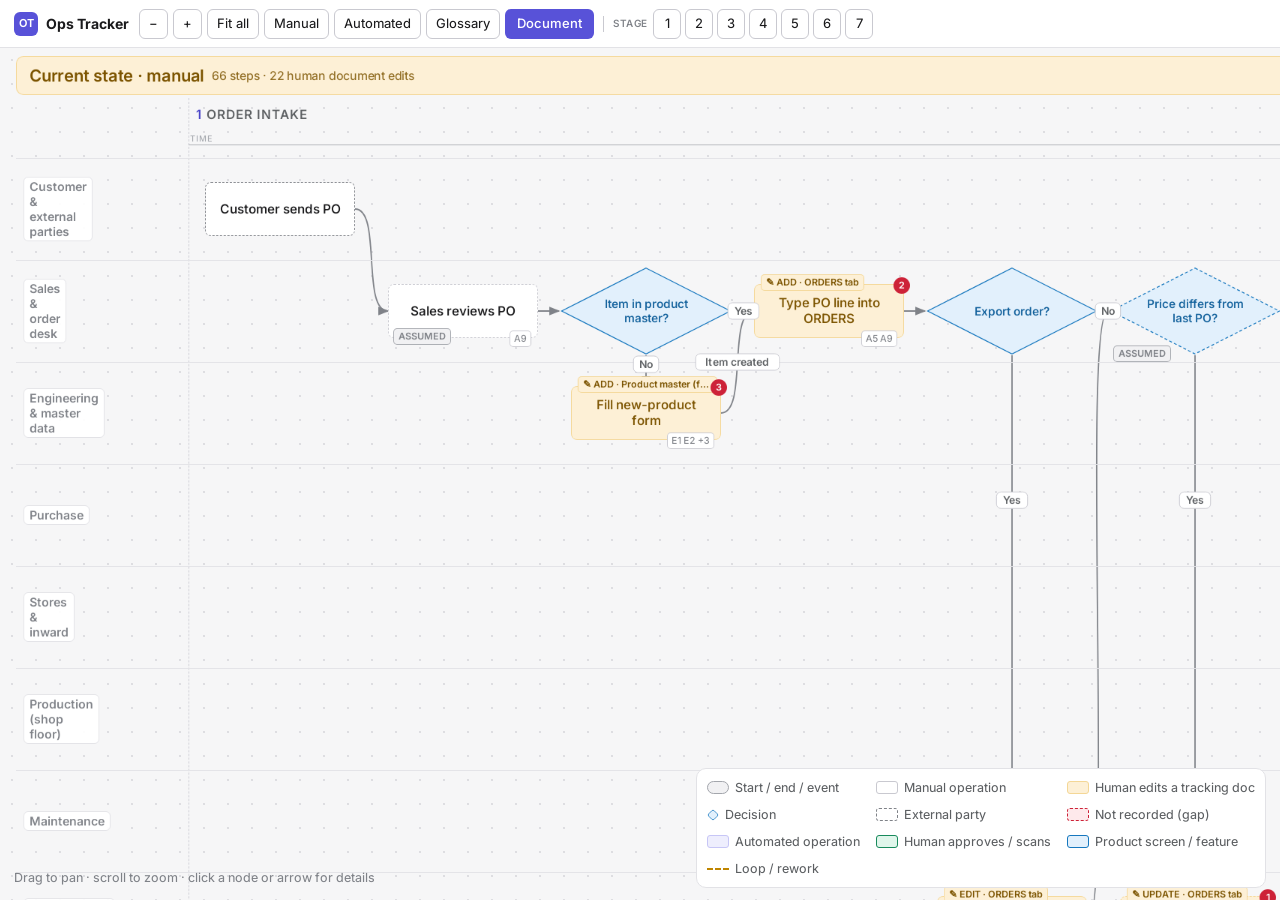
<file: index.html>
<!doctype html>
<html lang="en">
<head>
<meta charset="utf-8">
<meta name="viewport" content="width=device-width, initial-scale=1">
<title>Ops Tracker · Process map</title>
<meta name="robots" content="noindex,nofollow">
<link rel="icon" href="data:image/svg+xml,%3Csvg xmlns='http://www.w3.org/2000/svg' viewBox='0 0 32 32'%3E%3Crect width='32' height='32' rx='8' fill='%235852d8'/%3E%3Ctext x='16' y='21' font-size='13' font-family='sans-serif' font-weight='700' text-anchor='middle' fill='white'%3EOT%3C/text%3E%3C/svg%3E">
<link rel="stylesheet" href="style.css">
</head>
<body>
<header id="bar">
  <div class="brand"><span class="mark">OT</span><b>Ops Tracker</b><span class="sep"></span><span class="sub">Process map</span></div>
  <div class="tools">
    <button data-act="out" title="Zoom out">−</button>
    <button data-act="in" title="Zoom in">+</button>
    <button data-act="all">Fit all</button>
    <button data-act="manual">Manual</button>
    <button data-act="auto">Automated</button>
    <button data-act="glossary">Glossary</button>
    <a class="doc-btn" href="doc.html">Document</a>
    <span class="sep"></span>
    <span class="lbl">Stage</span>
    <span id="stages"></span>
  </div>
  <div class="stats" id="stats"></div>
</header>

<main id="view">
  <div id="world">
    <svg id="edges" width="1" height="1"></svg>
    <div id="nodes"></div>
    <svg id="labels" width="1" height="1"></svg>
  </div>
  <div id="legend"></div>
  <div id="hint">Drag to pan · scroll to zoom · click a node or arrow for details</div>
</main>

<aside id="panel" hidden></aside>

<script src="data.js"></script>
<script src="app.js"></script>
</body>
</html>
</file>
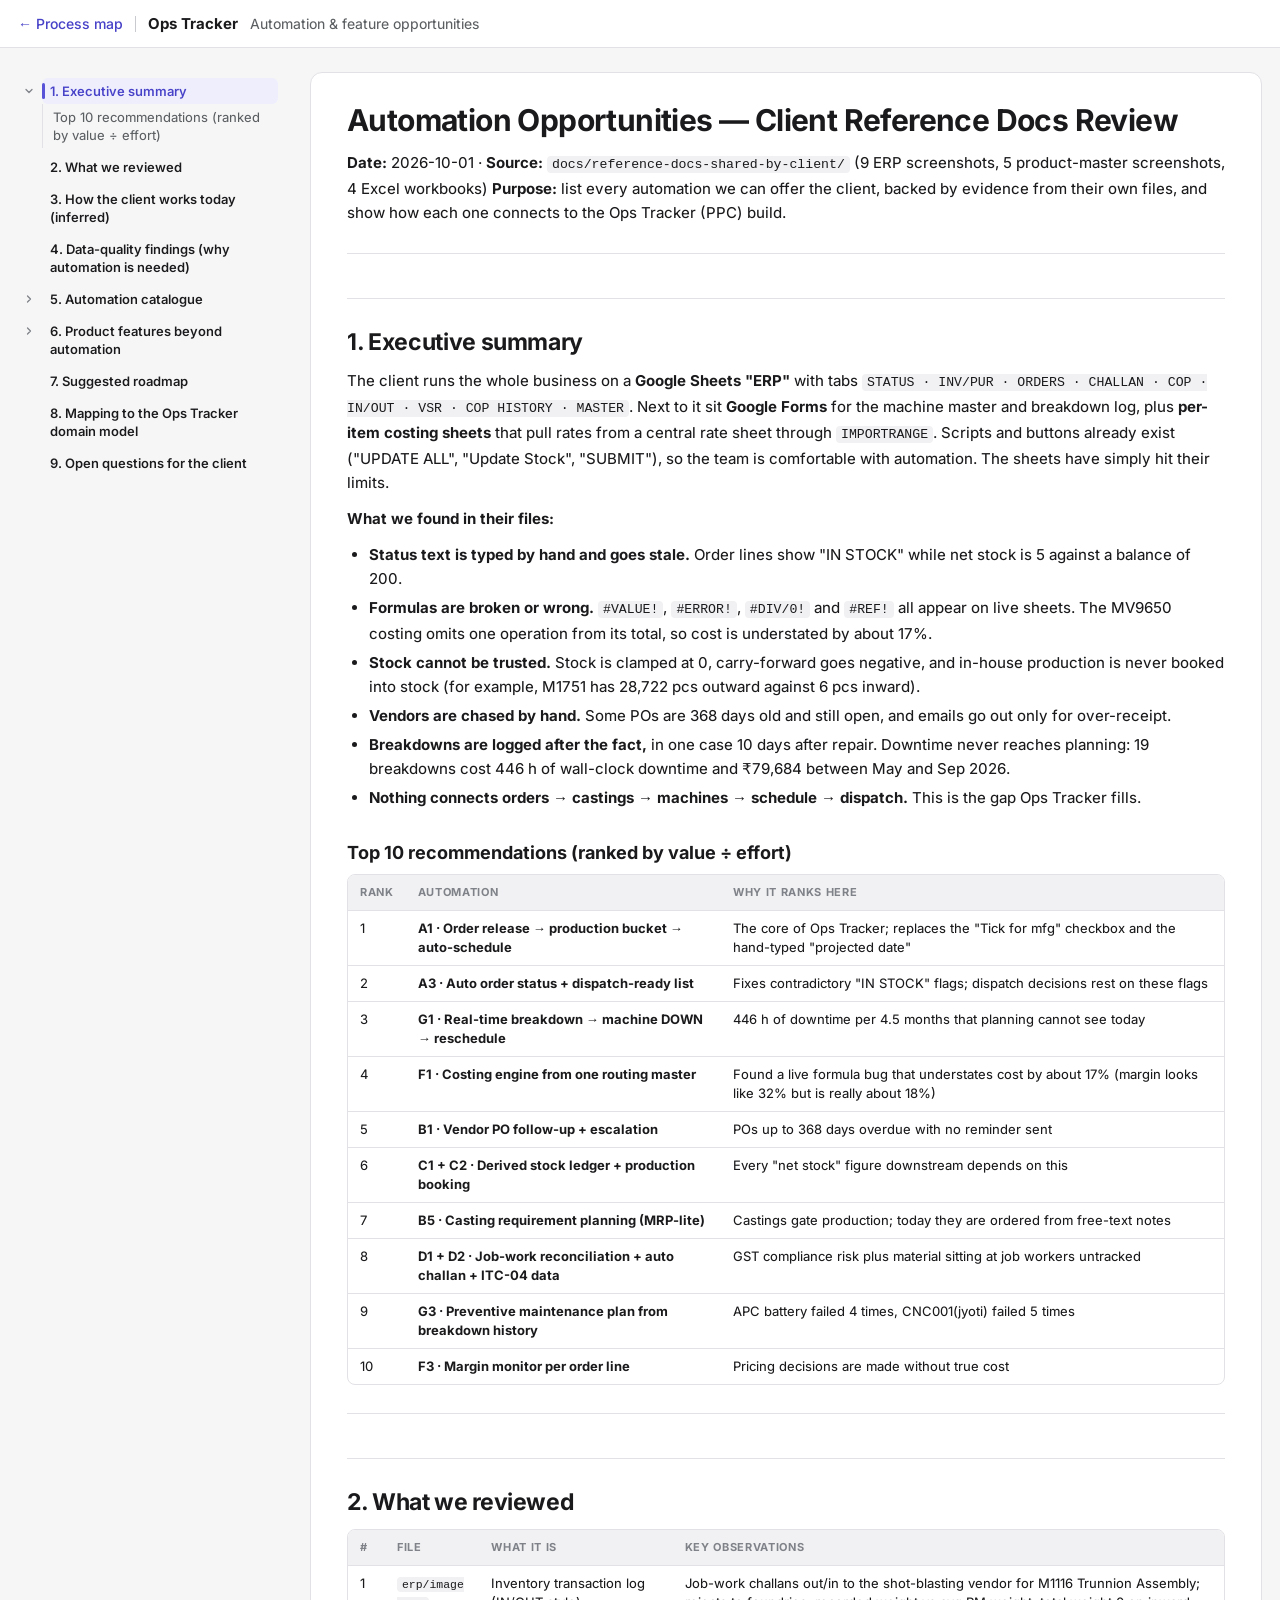
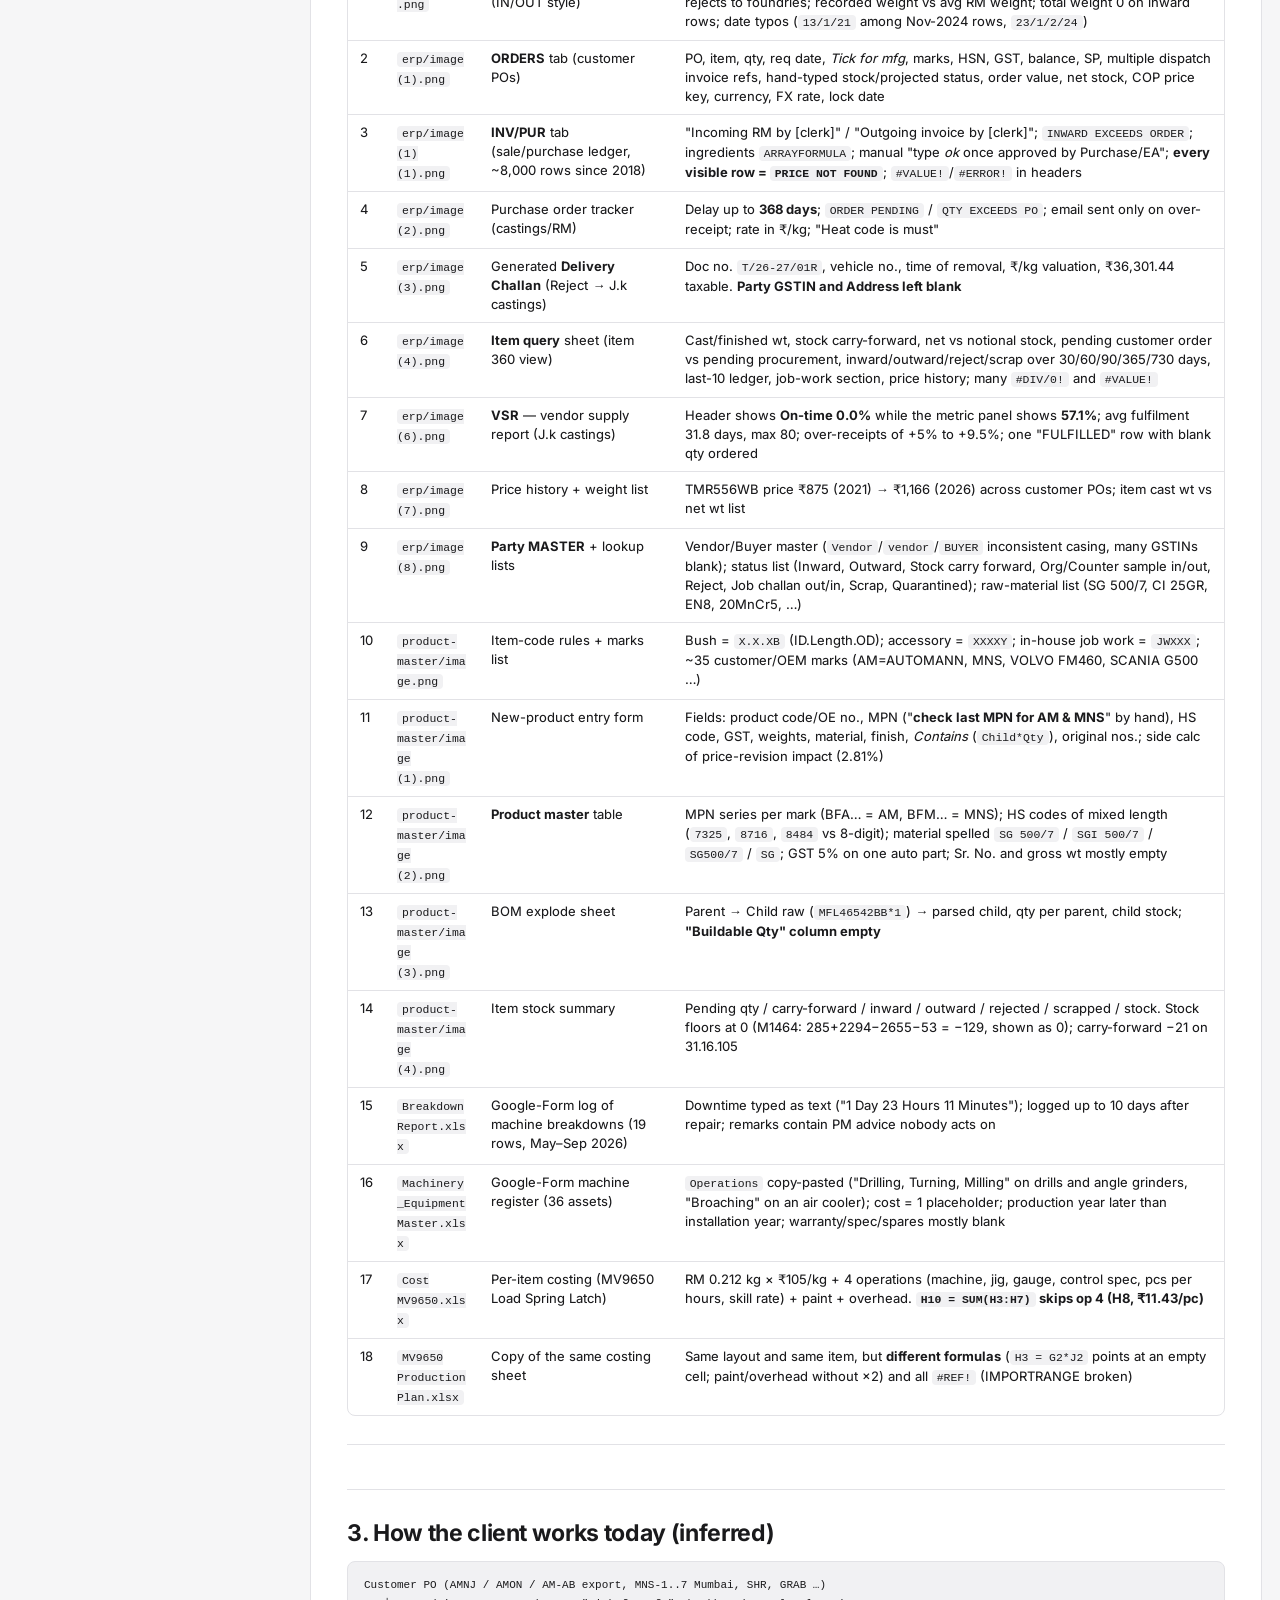
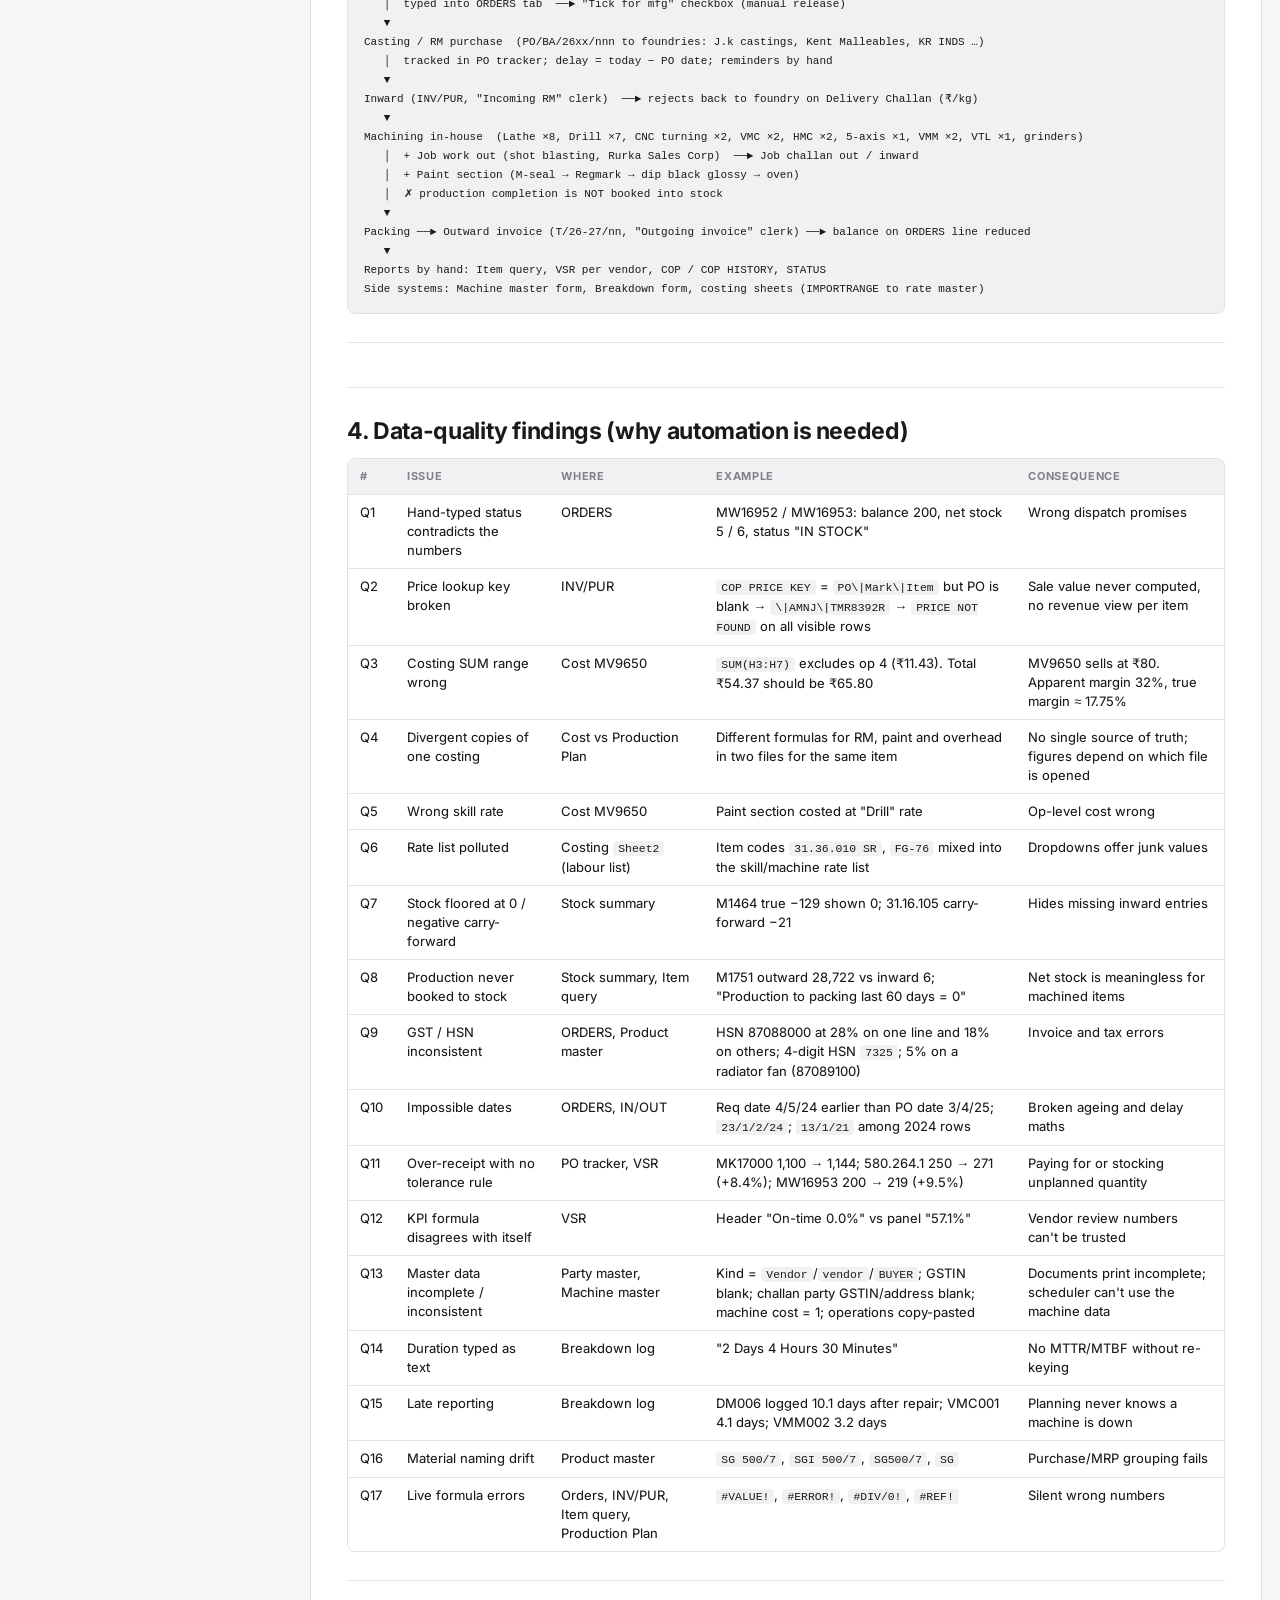
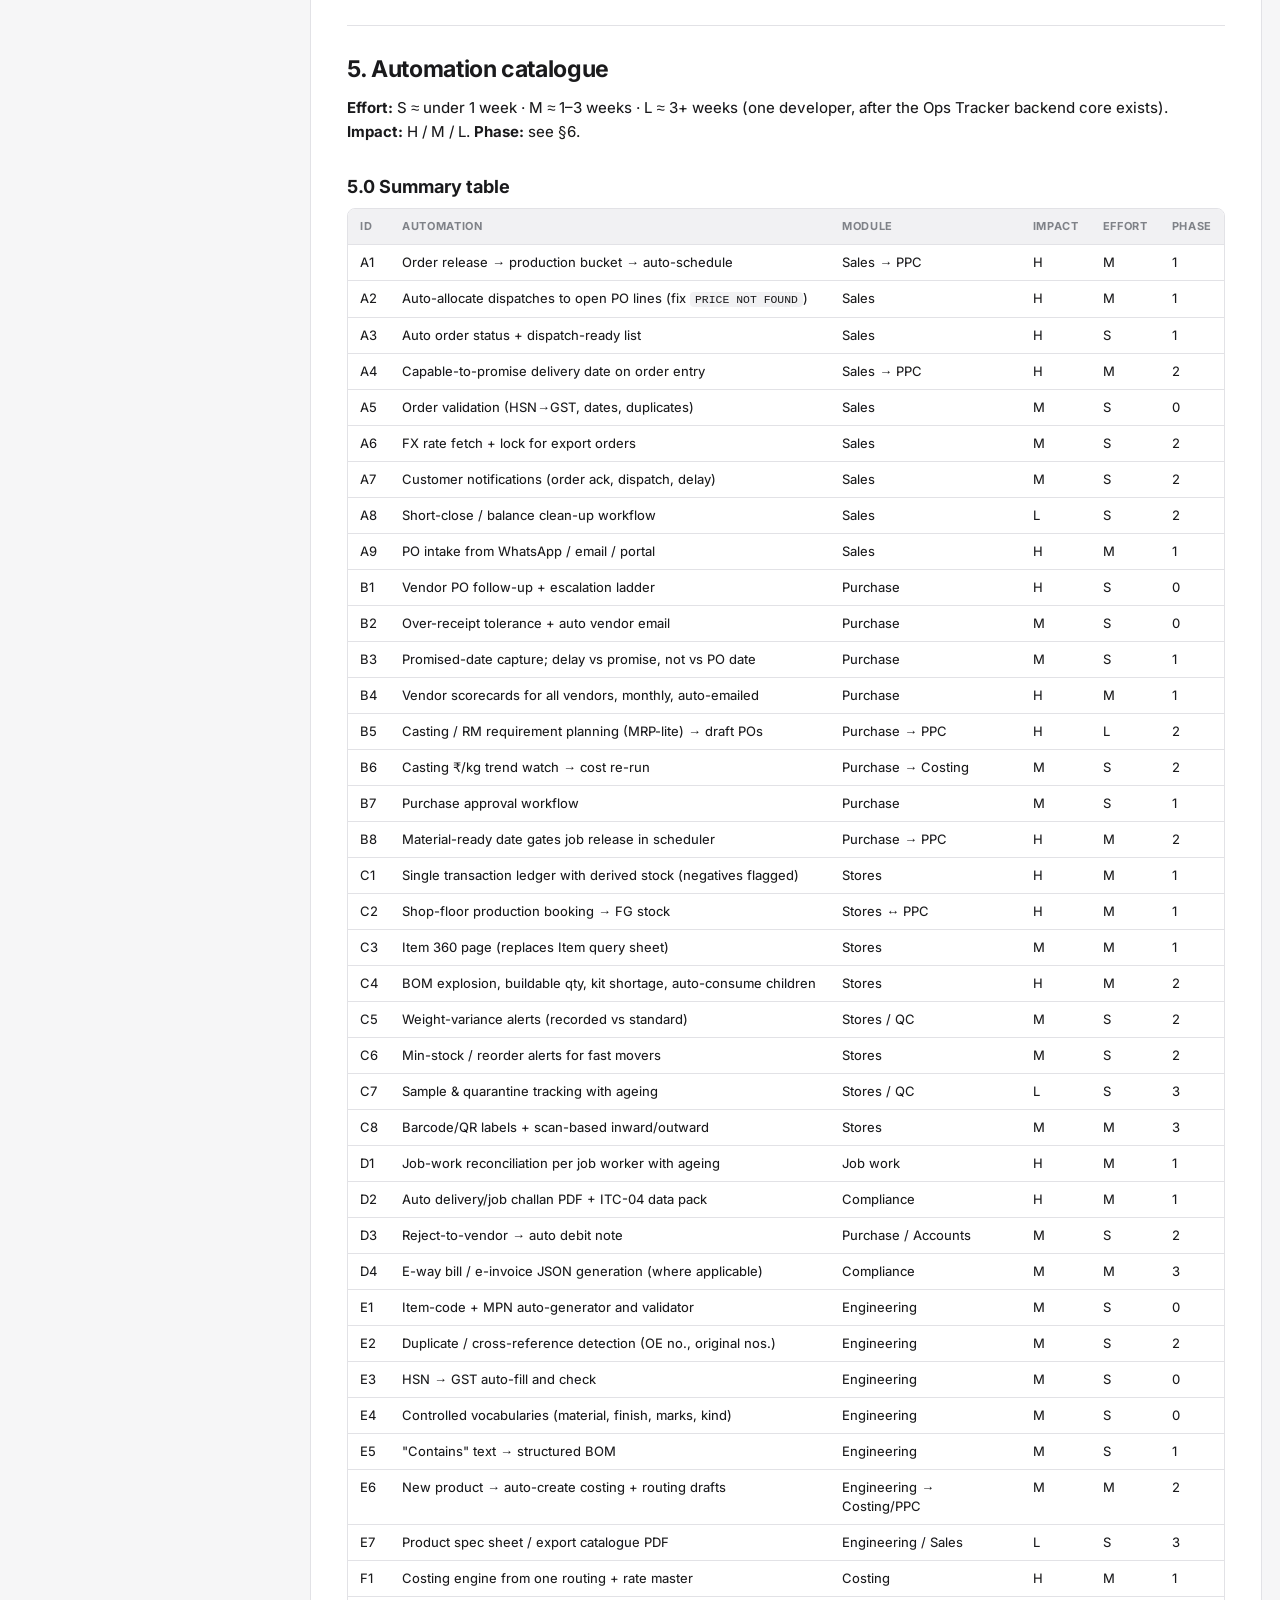
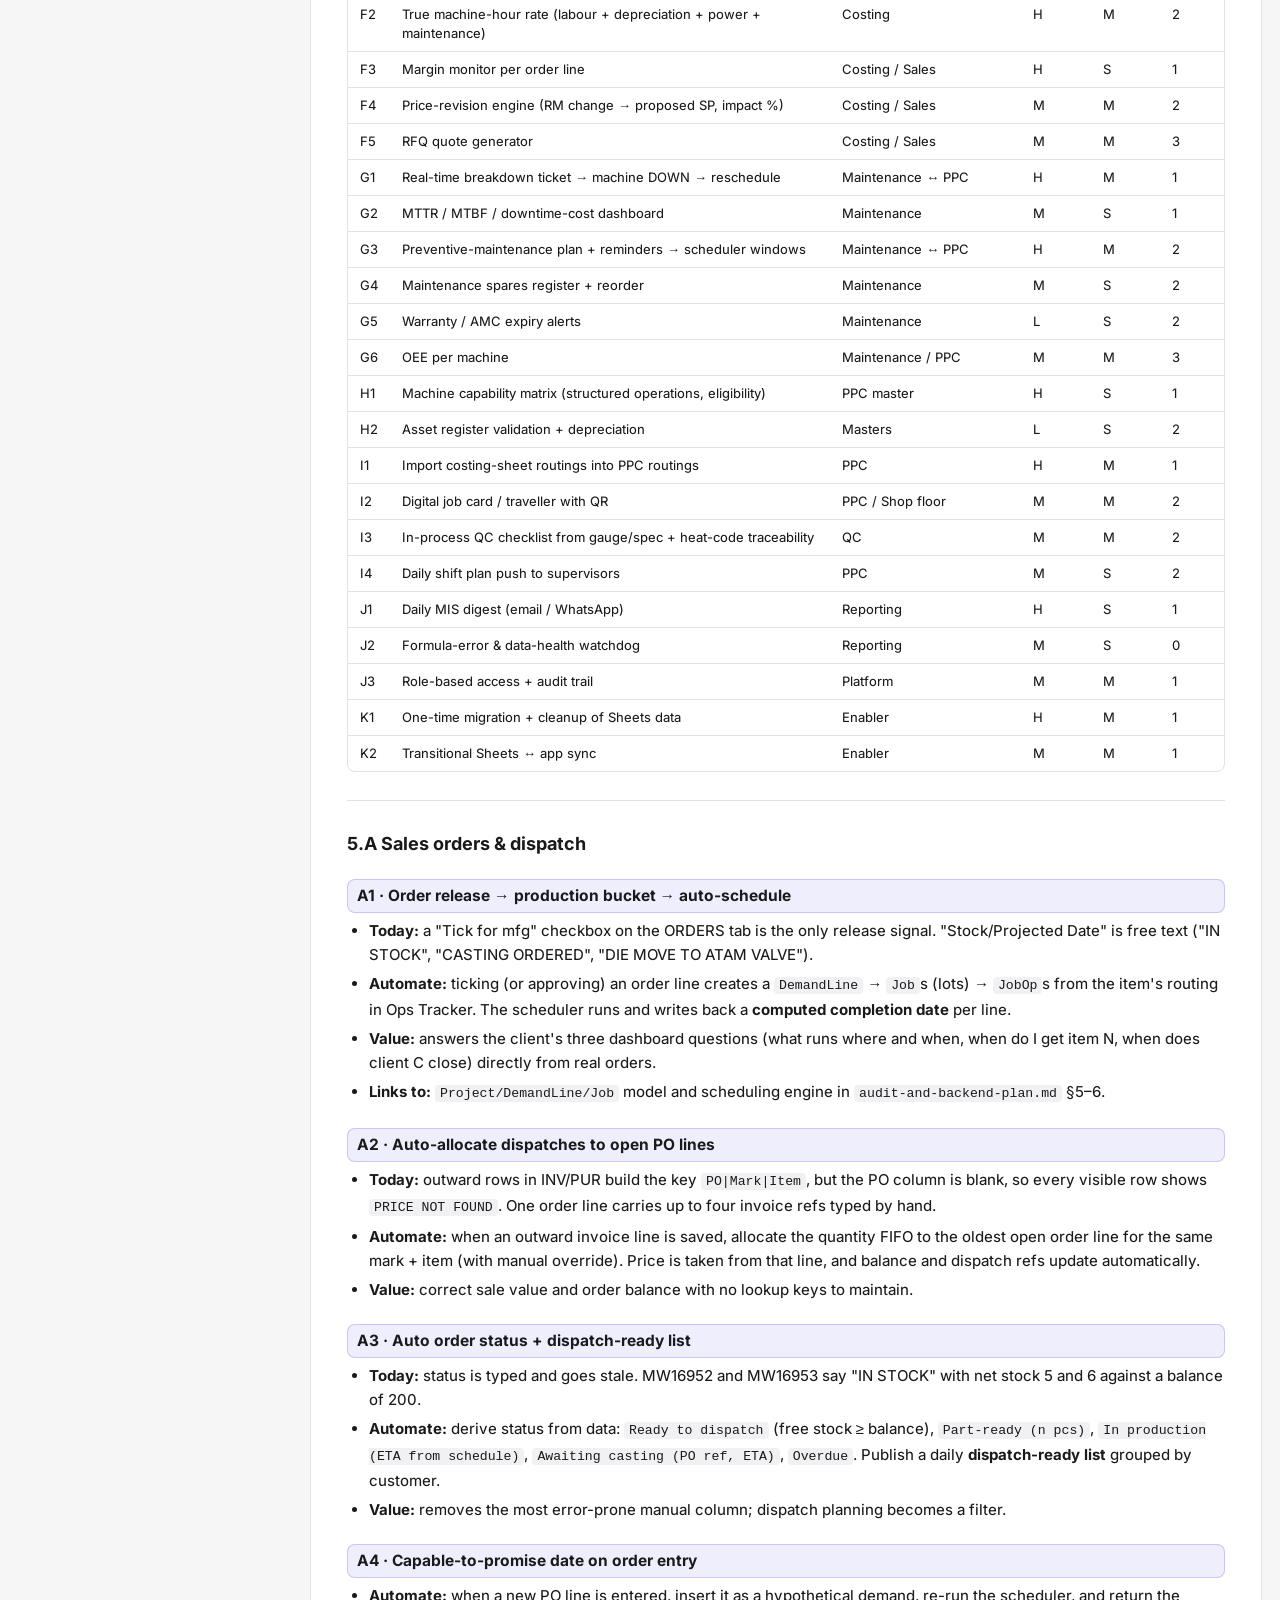
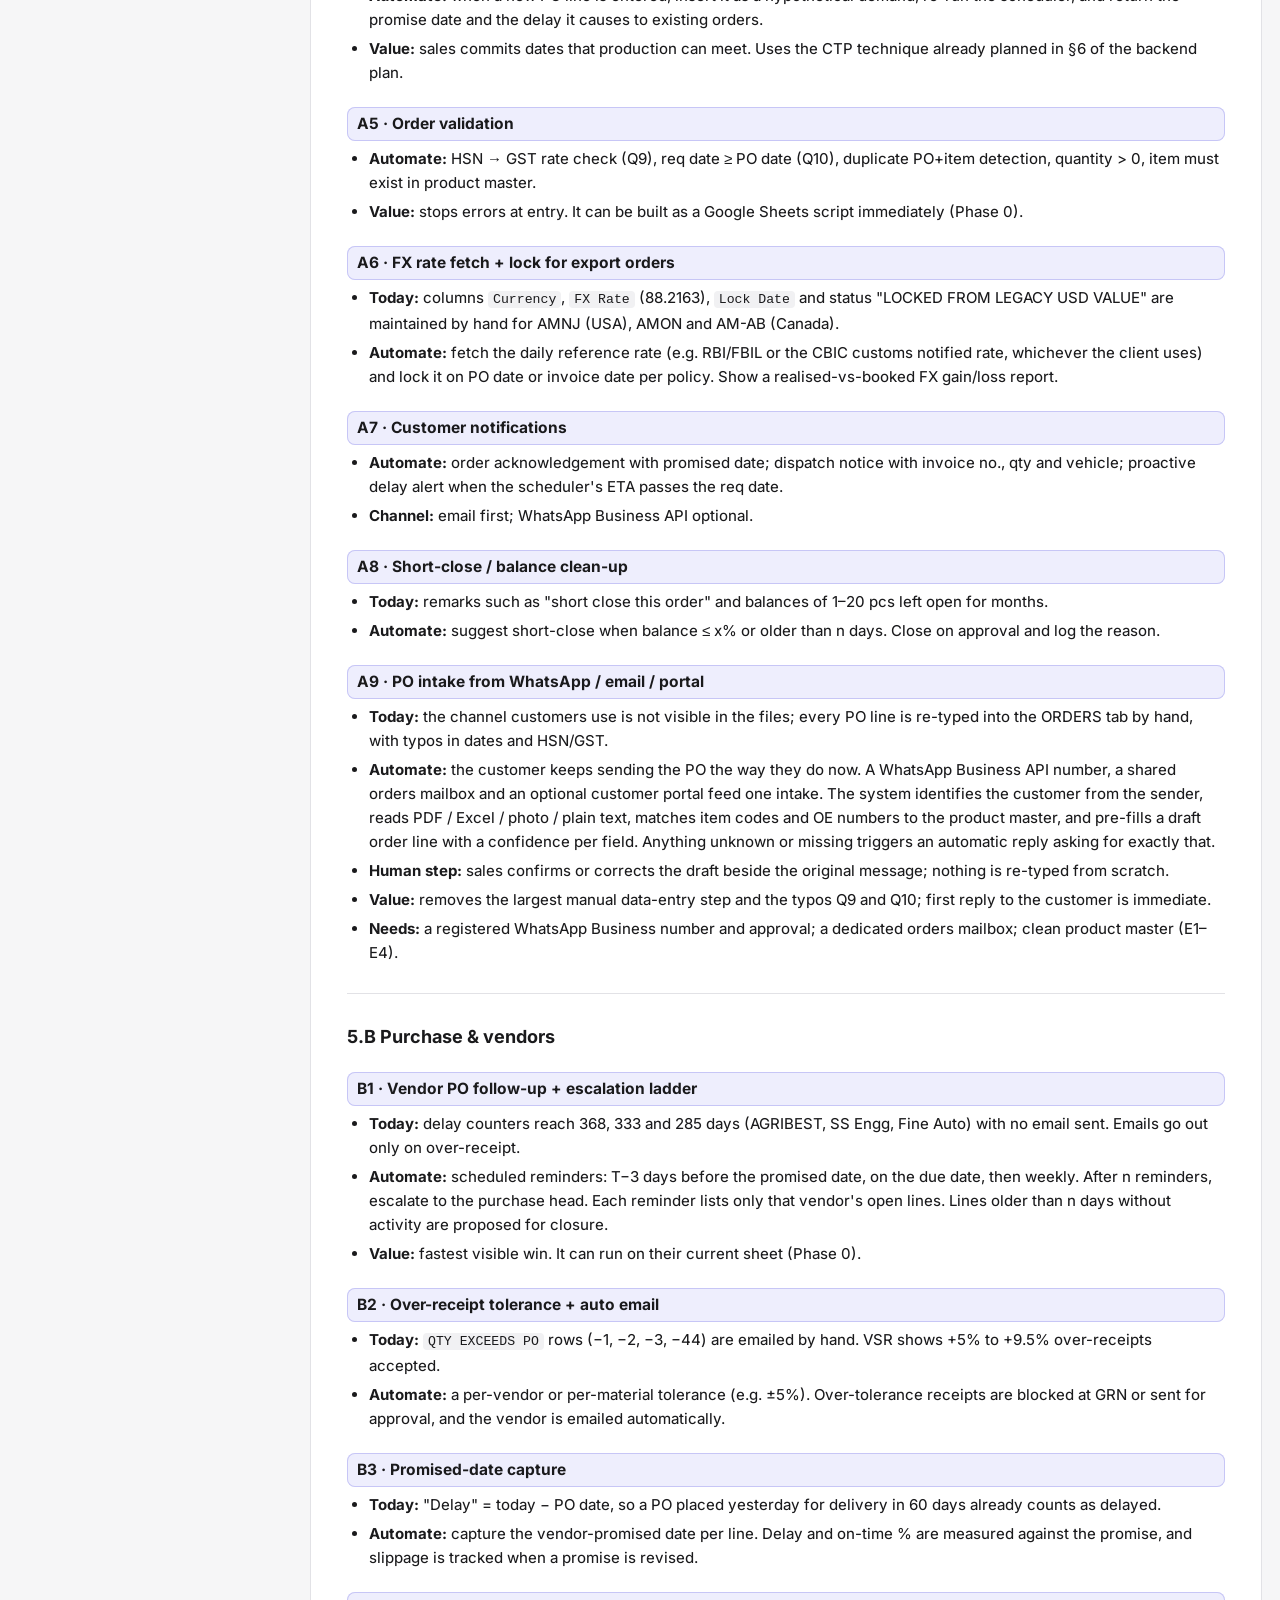
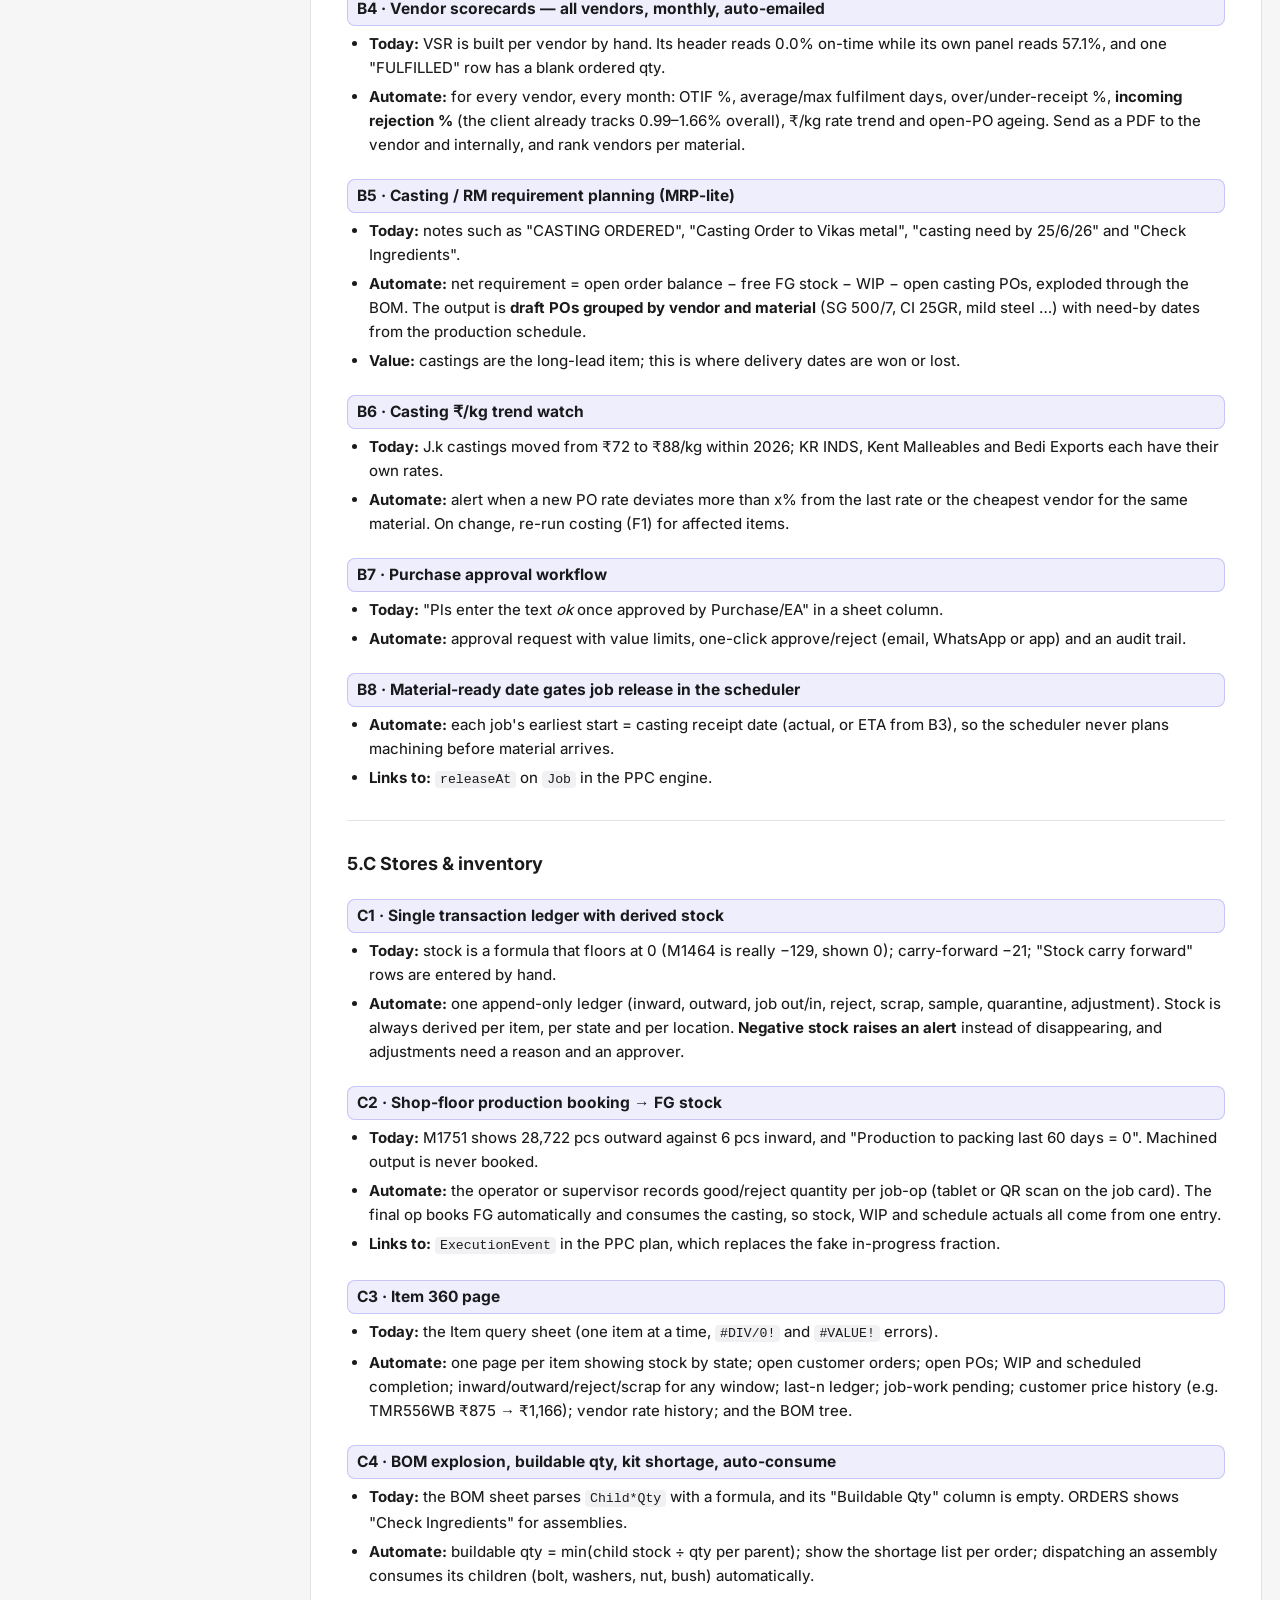
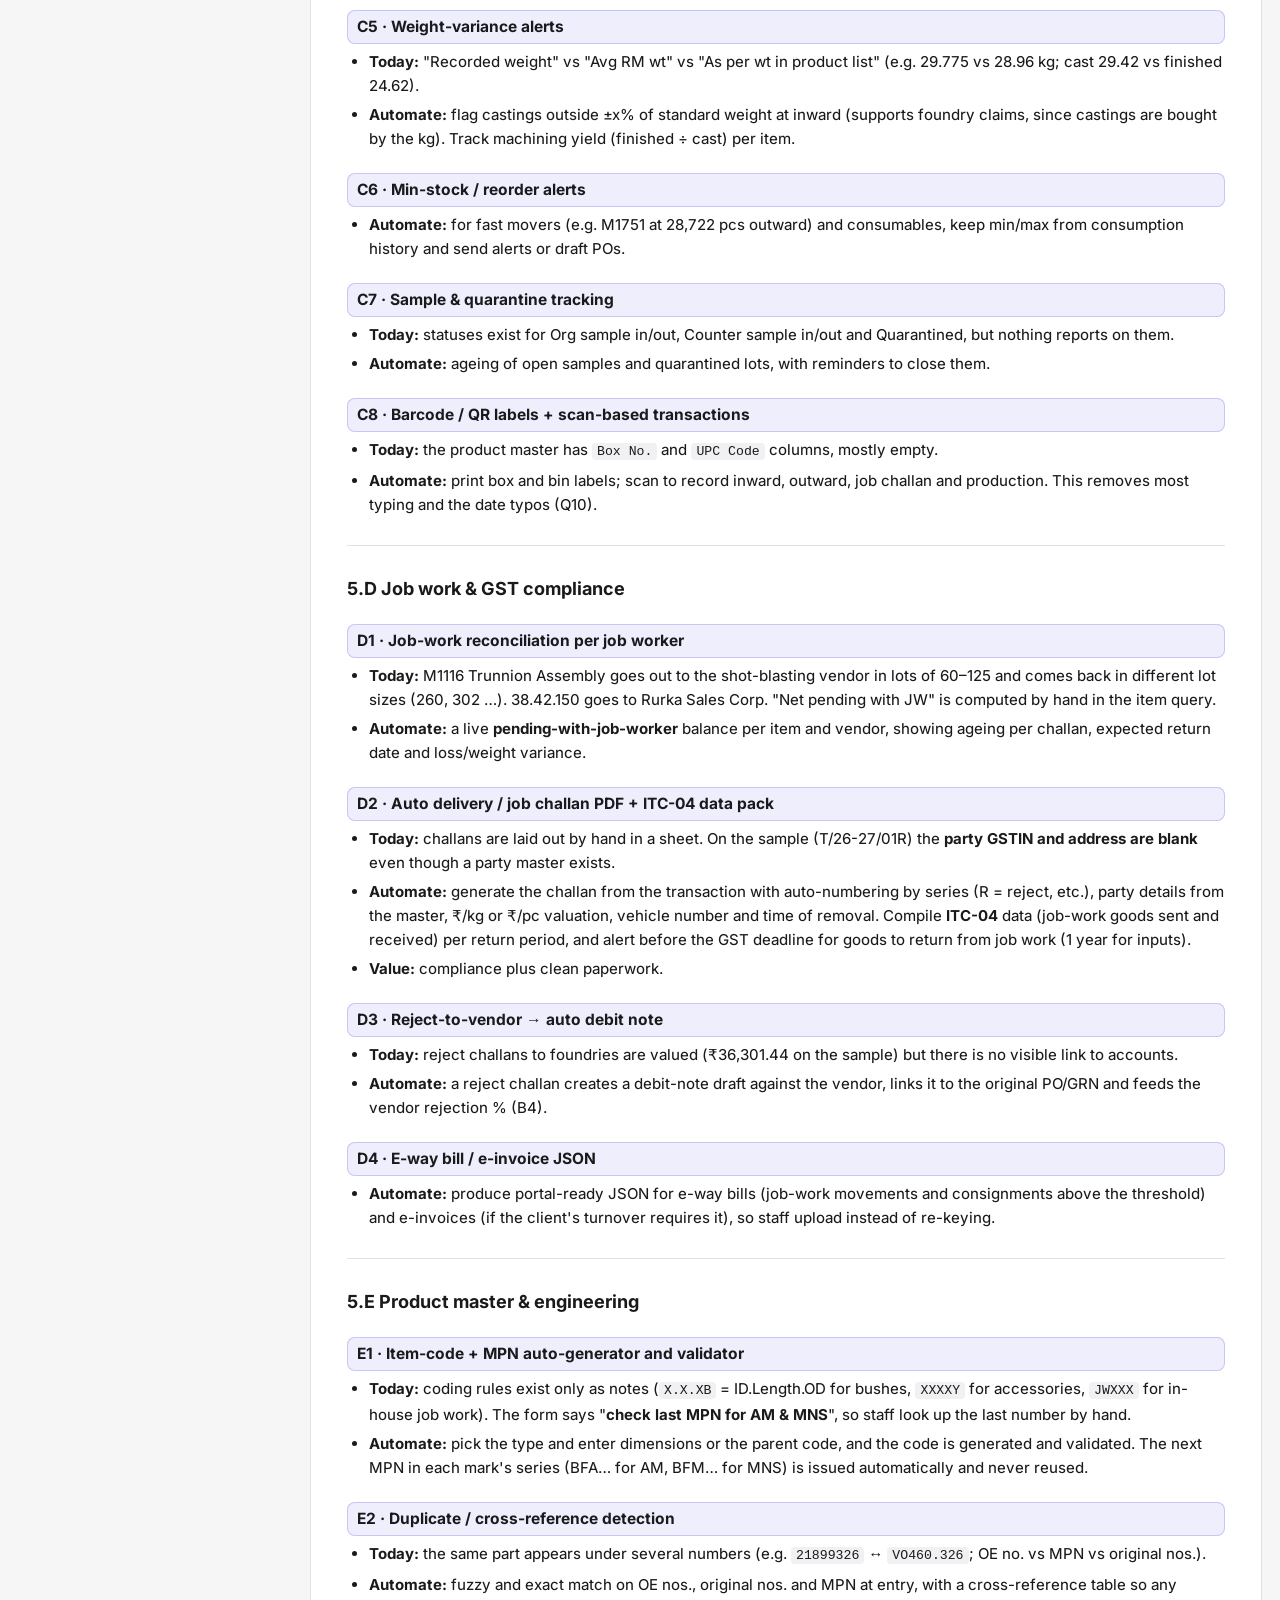
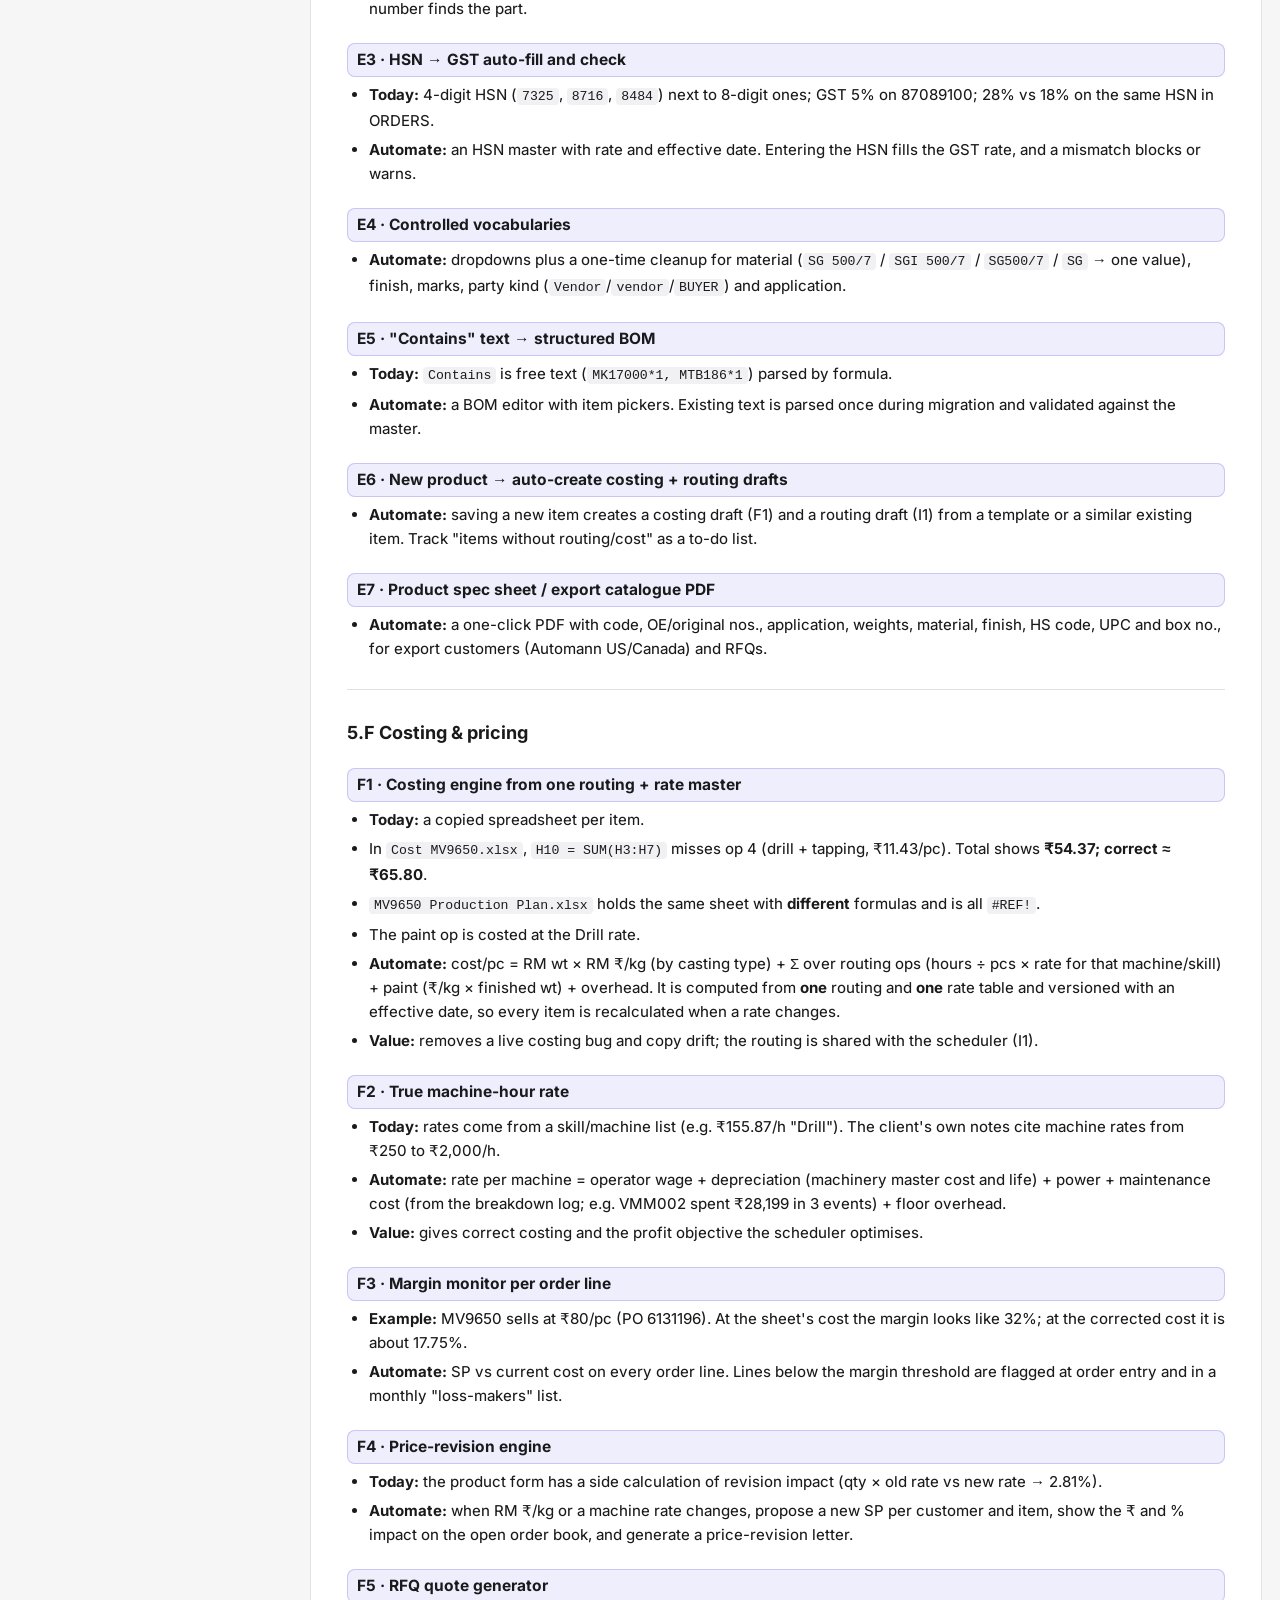
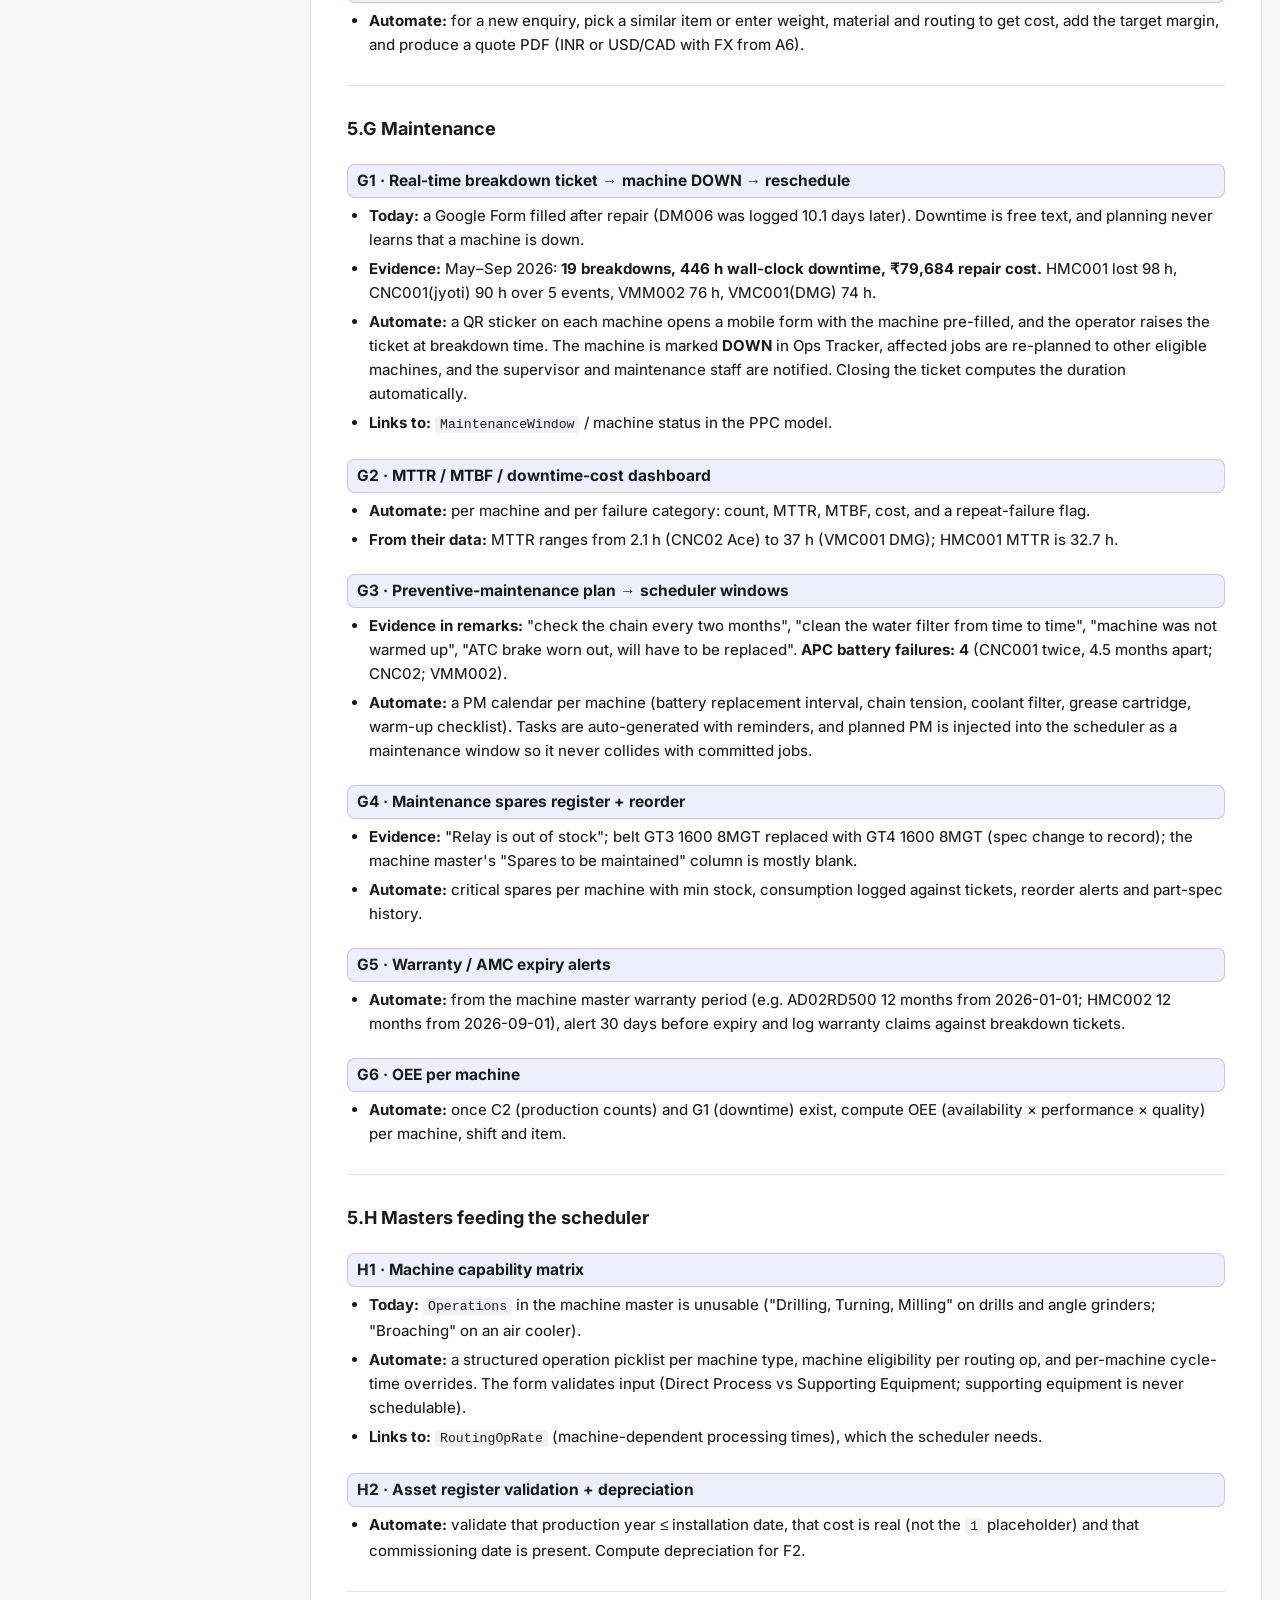
<file: doc.html>
<!doctype html>
<html lang="en"><head><meta charset="utf-8"><meta name="viewport" content="width=device-width, initial-scale=1">
<meta name="robots" content="noindex,nofollow">
<title>Automation Opportunities — Client Reference Docs Review · Ops Tracker</title>
<link rel="icon" href="data:image/svg+xml,%3Csvg xmlns='http://www.w3.org/2000/svg' viewBox='0 0 32 32'%3E%3Crect width='32' height='32' rx='8' fill='%235852d8'/%3E%3Ctext x='16' y='21' font-size='13' font-family='sans-serif' font-weight='700' text-anchor='middle' fill='white'%3EOT%3C/text%3E%3C/svg%3E">
<link rel="stylesheet" href="doc.css">
</head><body>
<header><a class="back" href="index.html">← Process map</a><span class="sep"></span><b>Ops Tracker</b><span class="sub">Automation &amp; feature opportunities</span></header>
<div class="wrap">
<nav><div class="grp"><div class="gh"><button class="tg" aria-label="Expand or collapse" tabindex="-1"><svg width="12" height="12" viewBox="0 0 24 24" fill="none" stroke="currentColor" stroke-width="2.5" stroke-linecap="round" stroke-linejoin="round"><path d="m9 6 6 6-6 6"/></svg></button><a class="l2" href="#1-executive-summary">1. Executive summary</a></div><div class="subs"><div><a class="l3" href="#top-10-recommendations-ranked-by-value-effort">Top 10 recommendations (ranked by value ÷ effort)</a></div></div></div><div class="grp"><div class="gh"><span class="tg"></span><a class="l2" href="#2-what-we-reviewed">2. What we reviewed</a></div></div><div class="grp"><div class="gh"><span class="tg"></span><a class="l2" href="#3-how-the-client-works-today-inferred">3. How the client works today (inferred)</a></div></div><div class="grp"><div class="gh"><span class="tg"></span><a class="l2" href="#4-data-quality-findings-why-automation-is-needed">4. Data-quality findings (why automation is needed)</a></div></div><div class="grp"><div class="gh"><button class="tg" aria-label="Expand or collapse" tabindex="-1"><svg width="12" height="12" viewBox="0 0 24 24" fill="none" stroke="currentColor" stroke-width="2.5" stroke-linecap="round" stroke-linejoin="round"><path d="m9 6 6 6-6 6"/></svg></button><a class="l2" href="#5-automation-catalogue">5. Automation catalogue</a></div><div class="subs"><div><a class="l3" href="#50-summary-table">5.0 Summary table</a><a class="l3" href="#5a-sales-orders-dispatch">5.A Sales orders &amp; dispatch</a><a class="l3" href="#5b-purchase-vendors">5.B Purchase &amp; vendors</a><a class="l3" href="#5c-stores-inventory">5.C Stores &amp; inventory</a><a class="l3" href="#5d-job-work-gst-compliance">5.D Job work &amp; GST compliance</a><a class="l3" href="#5e-product-master-engineering">5.E Product master &amp; engineering</a><a class="l3" href="#5f-costing-pricing">5.F Costing &amp; pricing</a><a class="l3" href="#5g-maintenance">5.G Maintenance</a><a class="l3" href="#5h-masters-feeding-the-scheduler">5.H Masters feeding the scheduler</a><a class="l3" href="#5i-production-execution-ops-tracker-core">5.I Production execution (Ops Tracker core)</a><a class="l3" href="#5j-reporting-control-platform">5.J Reporting, control &amp; platform</a><a class="l3" href="#5k-enablers">5.K Enablers</a></div></div></div><div class="grp"><div class="gh"><button class="tg" aria-label="Expand or collapse" tabindex="-1"><svg width="12" height="12" viewBox="0 0 24 24" fill="none" stroke="currentColor" stroke-width="2.5" stroke-linecap="round" stroke-linejoin="round"><path d="m9 6 6 6-6 6"/></svg></button><a class="l2" href="#6-product-features-beyond-automation">6. Product features beyond automation</a></div><div class="subs"><div><a class="l3" href="#6a-visibility-dashboards-and-views">6.A Visibility: dashboards and views</a><a class="l3" href="#6b-planning-tools">6.B Planning tools</a><a class="l3" href="#6c-costing-and-pricing-workbench">6.C Costing and pricing workbench</a><a class="l3" href="#6d-customer-and-vendor-portals">6.D Customer and vendor portals</a><a class="l3" href="#6e-product-master-and-documents">6.E Product master and documents</a><a class="l3" href="#6f-quality">6.F Quality</a><a class="l3" href="#6g-maintenance-and-assets">6.G Maintenance and assets</a><a class="l3" href="#6h-compliance-and-finance-views">6.H Compliance and finance views</a><a class="l3" href="#6i-everyday-usability">6.I Everyday usability</a><a class="l3" href="#suggested-pitch-order">Suggested pitch order</a></div></div></div><div class="grp"><div class="gh"><span class="tg"></span><a class="l2" href="#7-suggested-roadmap">7. Suggested roadmap</a></div></div><div class="grp"><div class="gh"><span class="tg"></span><a class="l2" href="#8-mapping-to-the-ops-tracker-domain-model">8. Mapping to the Ops Tracker domain model</a></div></div><div class="grp"><div class="gh"><span class="tg"></span><a class="l2" href="#9-open-questions-for-the-client">9. Open questions for the client</a></div></div></nav>
<main>
<h1>Automation Opportunities — Client Reference Docs Review</h1>

<p><strong>Date:</strong> 2026-10-01 · <strong>Source:</strong> <code>docs/reference-docs-shared-by-client/</code> (9 ERP screenshots, 5 product-master screenshots, 4 Excel workbooks)
<strong>Purpose:</strong> list every automation we can offer the client, backed by evidence from their own files, and show how each one connects to the Ops Tracker (PPC) build.</p>
<hr />
<h2 id="1-executive-summary">1. Executive summary</h2>
<p>The client runs the whole business on a <strong>Google Sheets "ERP"</strong> with tabs <code>STATUS · INV/PUR · ORDERS · CHALLAN · COP · IN/OUT · VSR · COP HISTORY · MASTER</code>. Next to it sit <strong>Google Forms</strong> for the machine master and breakdown log, plus <strong>per-item costing sheets</strong> that pull rates from a central rate sheet through <code>IMPORTRANGE</code>. Scripts and buttons already exist ("UPDATE ALL", "Update Stock", "SUBMIT"), so the team is comfortable with automation. The sheets have simply hit their limits.</p>
<p><strong>What we found in their files:</strong></p>
<ul>
<li><strong>Status text is typed by hand and goes stale.</strong> Order lines show "IN STOCK" while net stock is 5 against a balance of 200.</li>
<li><strong>Formulas are broken or wrong.</strong> <code>#VALUE!</code>, <code>#ERROR!</code>, <code>#DIV/0!</code> and <code>#REF!</code> all appear on live sheets. The MV9650 costing omits one operation from its total, so cost is understated by about 17%.</li>
<li><strong>Stock cannot be trusted.</strong> Stock is clamped at 0, carry-forward goes negative, and in-house production is never booked into stock (for example, M1751 has 28,722 pcs outward against 6 pcs inward).</li>
<li><strong>Vendors are chased by hand.</strong> Some POs are 368 days old and still open, and emails go out only for over-receipt.</li>
<li><strong>Breakdowns are logged after the fact,</strong> in one case 10 days after repair. Downtime never reaches planning: 19 breakdowns cost 446 h of wall-clock downtime and ₹79,684 between May and Sep 2026.</li>
<li><strong>Nothing connects orders → castings → machines → schedule → dispatch.</strong> This is the gap Ops Tracker fills.</li>
</ul>
<h3 id="top-10-recommendations-ranked-by-value-effort">Top 10 recommendations (ranked by value ÷ effort)</h3>
<div class="tw"><table>
<thead>
<tr>
<th>Rank</th>
<th>Automation</th>
<th>Why it ranks here</th>
</tr>
</thead>
<tbody>
<tr>
<td>1</td>
<td><strong>A1 · Order release → production bucket → auto-schedule</strong></td>
<td>The core of Ops Tracker; replaces the "Tick for mfg" checkbox and the hand-typed "projected date"</td>
</tr>
<tr>
<td>2</td>
<td><strong>A3 · Auto order status + dispatch-ready list</strong></td>
<td>Fixes contradictory "IN STOCK" flags; dispatch decisions rest on these flags</td>
</tr>
<tr>
<td>3</td>
<td><strong>G1 · Real-time breakdown → machine DOWN → reschedule</strong></td>
<td>446 h of downtime per 4.5 months that planning cannot see today</td>
</tr>
<tr>
<td>4</td>
<td><strong>F1 · Costing engine from one routing master</strong></td>
<td>Found a live formula bug that understates cost by about 17% (margin looks like 32% but is really about 18%)</td>
</tr>
<tr>
<td>5</td>
<td><strong>B1 · Vendor PO follow-up + escalation</strong></td>
<td>POs up to 368 days overdue with no reminder sent</td>
</tr>
<tr>
<td>6</td>
<td><strong>C1 + C2 · Derived stock ledger + production booking</strong></td>
<td>Every "net stock" figure downstream depends on this</td>
</tr>
<tr>
<td>7</td>
<td><strong>B5 · Casting requirement planning (MRP-lite)</strong></td>
<td>Castings gate production; today they are ordered from free-text notes</td>
</tr>
<tr>
<td>8</td>
<td><strong>D1 + D2 · Job-work reconciliation + auto challan + ITC-04 data</strong></td>
<td>GST compliance risk plus material sitting at job workers untracked</td>
</tr>
<tr>
<td>9</td>
<td><strong>G3 · Preventive maintenance plan from breakdown history</strong></td>
<td>APC battery failed 4 times, CNC001(jyoti) failed 5 times</td>
</tr>
<tr>
<td>10</td>
<td><strong>F3 · Margin monitor per order line</strong></td>
<td>Pricing decisions are made without true cost</td>
</tr>
</tbody>
</table></div>
<hr />
<h2 id="2-what-we-reviewed">2. What we reviewed</h2>
<div class="tw"><table>
<thead>
<tr>
<th>#</th>
<th>File</th>
<th>What it is</th>
<th>Key observations</th>
</tr>
</thead>
<tbody>
<tr>
<td>1</td>
<td><code>erp/image.png</code></td>
<td>Inventory transaction log (IN/OUT style)</td>
<td>Job-work challans out/in to the shot-blasting vendor for M1116 Trunnion Assembly; rejects to foundries; recorded weight vs avg RM weight; total weight 0 on inward rows; date typos (<code>13/1/21</code> among Nov-2024 rows, <code>23/1/2/24</code>)</td>
</tr>
<tr>
<td>2</td>
<td><code>erp/image (1).png</code></td>
<td><strong>ORDERS</strong> tab (customer POs)</td>
<td>PO, item, qty, req date, <em>Tick for mfg</em>, marks, HSN, GST, balance, SP, multiple dispatch invoice refs, hand-typed stock/projected status, order value, net stock, COP price key, currency, FX rate, lock date</td>
</tr>
<tr>
<td>3</td>
<td><code>erp/image (1) (1).png</code></td>
<td><strong>INV/PUR</strong> tab (sale/purchase ledger, ~8,000 rows since 2018)</td>
<td>"Incoming RM by [clerk]" / "Outgoing invoice by [clerk]"; <code>INWARD EXCEEDS ORDER</code>; ingredients <code>ARRAYFORMULA</code>; manual "type <em>ok</em> once approved by Purchase/EA"; <strong>every visible row = <code>PRICE NOT FOUND</code></strong>; <code>#VALUE!</code>/<code>#ERROR!</code> in headers</td>
</tr>
<tr>
<td>4</td>
<td><code>erp/image (2).png</code></td>
<td>Purchase order tracker (castings/RM)</td>
<td>Delay up to <strong>368 days</strong>; <code>ORDER PENDING</code> / <code>QTY EXCEEDS PO</code>; email sent only on over-receipt; rate in ₹/kg; "Heat code is must"</td>
</tr>
<tr>
<td>5</td>
<td><code>erp/image (3).png</code></td>
<td>Generated <strong>Delivery Challan</strong> (Reject → J.k castings)</td>
<td>Doc no. <code>T/26-27/01R</code>, vehicle no., time of removal, ₹/kg valuation, ₹36,301.44 taxable. <strong>Party GSTIN and Address left blank</strong></td>
</tr>
<tr>
<td>6</td>
<td><code>erp/image (4).png</code></td>
<td><strong>Item query</strong> sheet (item 360 view)</td>
<td>Cast/finished wt, stock carry-forward, net vs notional stock, pending customer order vs pending procurement, inward/outward/reject/scrap over 30/60/90/365/730 days, last-10 ledger, job-work section, price history; many <code>#DIV/0!</code> and <code>#VALUE!</code></td>
</tr>
<tr>
<td>7</td>
<td><code>erp/image (6).png</code></td>
<td><strong>VSR</strong> — vendor supply report (J.k castings)</td>
<td>Header shows <strong>On-time 0.0%</strong> while the metric panel shows <strong>57.1%</strong>; avg fulfilment 31.8 days, max 80; over-receipts of +5% to +9.5%; one "FULFILLED" row with blank qty ordered</td>
</tr>
<tr>
<td>8</td>
<td><code>erp/image (7).png</code></td>
<td>Price history + weight list</td>
<td>TMR556WB price ₹875 (2021) → ₹1,166 (2026) across customer POs; item cast wt vs net wt list</td>
</tr>
<tr>
<td>9</td>
<td><code>erp/image (8).png</code></td>
<td><strong>Party MASTER</strong> + lookup lists</td>
<td>Vendor/Buyer master (<code>Vendor</code>/<code>vendor</code>/<code>BUYER</code> inconsistent casing, many GSTINs blank); status list (Inward, Outward, Stock carry forward, Org/Counter sample in/out, Reject, Job challan out/in, Scrap, Quarantined); raw-material list (SG 500/7, CI 25GR, EN8, 20MnCr5, …)</td>
</tr>
<tr>
<td>10</td>
<td><code>product-master/image.png</code></td>
<td>Item-code rules + marks list</td>
<td>Bush = <code>X.X.XB</code> (ID.Length.OD); accessory = <code>XXXXY</code>; in-house job work = <code>JWXXX</code>; ~35 customer/OEM marks (AM=AUTOMANN, MNS, VOLVO FM460, SCANIA G500 …)</td>
</tr>
<tr>
<td>11</td>
<td><code>product-master/image (1).png</code></td>
<td>New-product entry form</td>
<td>Fields: product code/OE no., MPN ("<strong>check last MPN for AM &amp; MNS</strong>" by hand), HS code, GST, weights, material, finish, <em>Contains</em> (<code>Child*Qty</code>), original nos.; side calc of price-revision impact (2.81%)</td>
</tr>
<tr>
<td>12</td>
<td><code>product-master/image (2).png</code></td>
<td><strong>Product master</strong> table</td>
<td>MPN series per mark (BFA… = AM, BFM… = MNS); HS codes of mixed length (<code>7325</code>, <code>8716</code>, <code>8484</code> vs 8-digit); material spelled <code>SG 500/7</code> / <code>SGI 500/7</code> / <code>SG500/7</code> / <code>SG</code>; GST 5% on one auto part; Sr. No. and gross wt mostly empty</td>
</tr>
<tr>
<td>13</td>
<td><code>product-master/image (3).png</code></td>
<td>BOM explode sheet</td>
<td>Parent → Child raw (<code>MFL46542BB*1</code>) → parsed child, qty per parent, child stock; <strong>"Buildable Qty" column empty</strong></td>
</tr>
<tr>
<td>14</td>
<td><code>product-master/image (4).png</code></td>
<td>Item stock summary</td>
<td>Pending qty / carry-forward / inward / outward / rejected / scrapped / stock. Stock floors at 0 (M1464: 285+2294−2655−53 = −129, shown as 0); carry-forward −21 on 31.16.105</td>
</tr>
<tr>
<td>15</td>
<td><code>Breakdown Report.xlsx</code></td>
<td>Google-Form log of machine breakdowns (19 rows, May–Sep 2026)</td>
<td>Downtime typed as text ("1 Day 23 Hours 11 Minutes"); logged up to 10 days after repair; remarks contain PM advice nobody acts on</td>
</tr>
<tr>
<td>16</td>
<td><code>Machinery_Equipment Master.xlsx</code></td>
<td>Google-Form machine register (36 assets)</td>
<td><code>Operations</code> copy-pasted ("Drilling, Turning, Milling" on drills and angle grinders, "Broaching" on an air cooler); cost = 1 placeholder; production year later than installation year; warranty/spec/spares mostly blank</td>
</tr>
<tr>
<td>17</td>
<td><code>Cost MV9650.xlsx</code></td>
<td>Per-item costing (MV9650 Load Spring Latch)</td>
<td>RM 0.212 kg × ₹105/kg + 4 operations (machine, jig, gauge, control spec, pcs per hours, skill rate) + paint + overhead. <strong><code>H10 = SUM(H3:H7)</code> skips op 4 (H8, ₹11.43/pc)</strong></td>
</tr>
<tr>
<td>18</td>
<td><code>MV9650 Production Plan.xlsx</code></td>
<td>Copy of the same costing sheet</td>
<td>Same layout and same item, but <strong>different formulas</strong> (<code>H3 = G2*J2</code> points at an empty cell; paint/overhead without ×2) and all <code>#REF!</code> (IMPORTRANGE broken)</td>
</tr>
</tbody>
</table></div>
<hr />
<h2 id="3-how-the-client-works-today-inferred">3. How the client works today (inferred)</h2>
<pre><code>Customer PO (AMNJ / AMON / AM-AB export, MNS-1..7 Mumbai, SHR, GRAB …)
   │  typed into ORDERS tab  ──► &quot;Tick for mfg&quot; checkbox (manual release)
   ▼
Casting / RM purchase  (PO/BA/26xx/nnn to foundries: J.k castings, Kent Malleables, KR INDS …)
   │  tracked in PO tracker; delay = today − PO date; reminders by hand
   ▼
Inward (INV/PUR, &quot;Incoming RM&quot; clerk)  ──► rejects back to foundry on Delivery Challan (₹/kg)
   ▼
Machining in-house  (Lathe ×8, Drill ×7, CNC turning ×2, VMC ×2, HMC ×2, 5-axis ×1, VMM ×2, VTL ×1, grinders)
   │  + Job work out (shot blasting, Rurka Sales Corp)  ──► Job challan out / inward
   │  + Paint section (M-seal → Regmark → dip black glossy → oven)
   │  ✗ production completion is NOT booked into stock
   ▼
Packing ──► Outward invoice (T/26-27/nn, &quot;Outgoing invoice&quot; clerk) ──► balance on ORDERS line reduced
   ▼
Reports by hand: Item query, VSR per vendor, COP / COP HISTORY, STATUS
Side systems: Machine master form, Breakdown form, costing sheets (IMPORTRANGE to rate master)
</code></pre>
<hr />
<h2 id="4-data-quality-findings-why-automation-is-needed">4. Data-quality findings (why automation is needed)</h2>
<div class="tw"><table>
<thead>
<tr>
<th>#</th>
<th>Issue</th>
<th>Where</th>
<th>Example</th>
<th>Consequence</th>
</tr>
</thead>
<tbody>
<tr>
<td>Q1</td>
<td>Hand-typed status contradicts the numbers</td>
<td>ORDERS</td>
<td>MW16952 / MW16953: balance 200, net stock 5 / 6, status "IN STOCK"</td>
<td>Wrong dispatch promises</td>
</tr>
<tr>
<td>Q2</td>
<td>Price lookup key broken</td>
<td>INV/PUR</td>
<td><code>COP PRICE KEY</code> = <code>PO\|Mark\|Item</code> but PO is blank → <code>\|AMNJ\|TMR8392R</code> → <code>PRICE NOT FOUND</code> on all visible rows</td>
<td>Sale value never computed, no revenue view per item</td>
</tr>
<tr>
<td>Q3</td>
<td>Costing SUM range wrong</td>
<td>Cost MV9650</td>
<td><code>SUM(H3:H7)</code> excludes op 4 (₹11.43). Total ₹54.37 should be ₹65.80</td>
<td>MV9650 sells at ₹80. Apparent margin 32%, true margin ≈ 17.75%</td>
</tr>
<tr>
<td>Q4</td>
<td>Divergent copies of one costing</td>
<td>Cost vs Production Plan</td>
<td>Different formulas for RM, paint and overhead in two files for the same item</td>
<td>No single source of truth; figures depend on which file is opened</td>
</tr>
<tr>
<td>Q5</td>
<td>Wrong skill rate</td>
<td>Cost MV9650</td>
<td>Paint section costed at "Drill" rate</td>
<td>Op-level cost wrong</td>
</tr>
<tr>
<td>Q6</td>
<td>Rate list polluted</td>
<td>Costing <code>Sheet2</code> (labour list)</td>
<td>Item codes <code>31.36.010 SR</code>, <code>FG-76</code> mixed into the skill/machine rate list</td>
<td>Dropdowns offer junk values</td>
</tr>
<tr>
<td>Q7</td>
<td>Stock floored at 0 / negative carry-forward</td>
<td>Stock summary</td>
<td>M1464 true −129 shown 0; 31.16.105 carry-forward −21</td>
<td>Hides missing inward entries</td>
</tr>
<tr>
<td>Q8</td>
<td>Production never booked to stock</td>
<td>Stock summary, Item query</td>
<td>M1751 outward 28,722 vs inward 6; "Production to packing last 60 days = 0"</td>
<td>Net stock is meaningless for machined items</td>
</tr>
<tr>
<td>Q9</td>
<td>GST / HSN inconsistent</td>
<td>ORDERS, Product master</td>
<td>HSN 87088000 at 28% on one line and 18% on others; 4-digit HSN <code>7325</code>; 5% on a radiator fan (87089100)</td>
<td>Invoice and tax errors</td>
</tr>
<tr>
<td>Q10</td>
<td>Impossible dates</td>
<td>ORDERS, IN/OUT</td>
<td>Req date 4/5/24 earlier than PO date 3/4/25; <code>23/1/2/24</code>; <code>13/1/21</code> among 2024 rows</td>
<td>Broken ageing and delay maths</td>
</tr>
<tr>
<td>Q11</td>
<td>Over-receipt with no tolerance rule</td>
<td>PO tracker, VSR</td>
<td>MK17000 1,100 → 1,144; 580.264.1 250 → 271 (+8.4%); MW16953 200 → 219 (+9.5%)</td>
<td>Paying for or stocking unplanned quantity</td>
</tr>
<tr>
<td>Q12</td>
<td>KPI formula disagrees with itself</td>
<td>VSR</td>
<td>Header "On-time 0.0%" vs panel "57.1%"</td>
<td>Vendor review numbers can't be trusted</td>
</tr>
<tr>
<td>Q13</td>
<td>Master data incomplete / inconsistent</td>
<td>Party master, Machine master</td>
<td>Kind = <code>Vendor</code>/<code>vendor</code>/<code>BUYER</code>; GSTIN blank; challan party GSTIN/address blank; machine cost = 1; operations copy-pasted</td>
<td>Documents print incomplete; scheduler can't use the machine data</td>
</tr>
<tr>
<td>Q14</td>
<td>Duration typed as text</td>
<td>Breakdown log</td>
<td>"2 Days 4 Hours 30 Minutes"</td>
<td>No MTTR/MTBF without re-keying</td>
</tr>
<tr>
<td>Q15</td>
<td>Late reporting</td>
<td>Breakdown log</td>
<td>DM006 logged 10.1 days after repair; VMC001 4.1 days; VMM002 3.2 days</td>
<td>Planning never knows a machine is down</td>
</tr>
<tr>
<td>Q16</td>
<td>Material naming drift</td>
<td>Product master</td>
<td><code>SG 500/7</code>, <code>SGI 500/7</code>, <code>SG500/7</code>, <code>SG</code></td>
<td>Purchase/MRP grouping fails</td>
</tr>
<tr>
<td>Q17</td>
<td>Live formula errors</td>
<td>Orders, INV/PUR, Item query, Production Plan</td>
<td><code>#VALUE!</code>, <code>#ERROR!</code>, <code>#DIV/0!</code>, <code>#REF!</code></td>
<td>Silent wrong numbers</td>
</tr>
</tbody>
</table></div>
<hr />
<h2 id="5-automation-catalogue">5. Automation catalogue</h2>
<p><strong>Effort:</strong> S ≈ under 1 week · M ≈ 1–3 weeks · L ≈ 3+ weeks (one developer, after the Ops Tracker backend core exists).
<strong>Impact:</strong> H / M / L. <strong>Phase:</strong> see §6.</p>
<h3 id="50-summary-table">5.0 Summary table</h3>
<div class="tw"><table>
<thead>
<tr>
<th>ID</th>
<th>Automation</th>
<th>Module</th>
<th>Impact</th>
<th>Effort</th>
<th>Phase</th>
</tr>
</thead>
<tbody>
<tr>
<td>A1</td>
<td>Order release → production bucket → auto-schedule</td>
<td>Sales → PPC</td>
<td>H</td>
<td>M</td>
<td>1</td>
</tr>
<tr>
<td>A2</td>
<td>Auto-allocate dispatches to open PO lines (fix <code>PRICE NOT FOUND</code>)</td>
<td>Sales</td>
<td>H</td>
<td>M</td>
<td>1</td>
</tr>
<tr>
<td>A3</td>
<td>Auto order status + dispatch-ready list</td>
<td>Sales</td>
<td>H</td>
<td>S</td>
<td>1</td>
</tr>
<tr>
<td>A4</td>
<td>Capable-to-promise delivery date on order entry</td>
<td>Sales → PPC</td>
<td>H</td>
<td>M</td>
<td>2</td>
</tr>
<tr>
<td>A5</td>
<td>Order validation (HSN→GST, dates, duplicates)</td>
<td>Sales</td>
<td>M</td>
<td>S</td>
<td>0</td>
</tr>
<tr>
<td>A6</td>
<td>FX rate fetch + lock for export orders</td>
<td>Sales</td>
<td>M</td>
<td>S</td>
<td>2</td>
</tr>
<tr>
<td>A7</td>
<td>Customer notifications (order ack, dispatch, delay)</td>
<td>Sales</td>
<td>M</td>
<td>S</td>
<td>2</td>
</tr>
<tr>
<td>A8</td>
<td>Short-close / balance clean-up workflow</td>
<td>Sales</td>
<td>L</td>
<td>S</td>
<td>2</td>
</tr>
<tr>
<td>A9</td>
<td>PO intake from WhatsApp / email / portal</td>
<td>Sales</td>
<td>H</td>
<td>M</td>
<td>1</td>
</tr>
<tr>
<td>B1</td>
<td>Vendor PO follow-up + escalation ladder</td>
<td>Purchase</td>
<td>H</td>
<td>S</td>
<td>0</td>
</tr>
<tr>
<td>B2</td>
<td>Over-receipt tolerance + auto vendor email</td>
<td>Purchase</td>
<td>M</td>
<td>S</td>
<td>0</td>
</tr>
<tr>
<td>B3</td>
<td>Promised-date capture; delay vs promise, not vs PO date</td>
<td>Purchase</td>
<td>M</td>
<td>S</td>
<td>1</td>
</tr>
<tr>
<td>B4</td>
<td>Vendor scorecards for all vendors, monthly, auto-emailed</td>
<td>Purchase</td>
<td>H</td>
<td>M</td>
<td>1</td>
</tr>
<tr>
<td>B5</td>
<td>Casting / RM requirement planning (MRP-lite) → draft POs</td>
<td>Purchase → PPC</td>
<td>H</td>
<td>L</td>
<td>2</td>
</tr>
<tr>
<td>B6</td>
<td>Casting ₹/kg trend watch → cost re-run</td>
<td>Purchase → Costing</td>
<td>M</td>
<td>S</td>
<td>2</td>
</tr>
<tr>
<td>B7</td>
<td>Purchase approval workflow</td>
<td>Purchase</td>
<td>M</td>
<td>S</td>
<td>1</td>
</tr>
<tr>
<td>B8</td>
<td>Material-ready date gates job release in scheduler</td>
<td>Purchase → PPC</td>
<td>H</td>
<td>M</td>
<td>2</td>
</tr>
<tr>
<td>C1</td>
<td>Single transaction ledger with derived stock (negatives flagged)</td>
<td>Stores</td>
<td>H</td>
<td>M</td>
<td>1</td>
</tr>
<tr>
<td>C2</td>
<td>Shop-floor production booking → FG stock</td>
<td>Stores ↔ PPC</td>
<td>H</td>
<td>M</td>
<td>1</td>
</tr>
<tr>
<td>C3</td>
<td>Item 360 page (replaces Item query sheet)</td>
<td>Stores</td>
<td>M</td>
<td>M</td>
<td>1</td>
</tr>
<tr>
<td>C4</td>
<td>BOM explosion, buildable qty, kit shortage, auto-consume children</td>
<td>Stores</td>
<td>H</td>
<td>M</td>
<td>2</td>
</tr>
<tr>
<td>C5</td>
<td>Weight-variance alerts (recorded vs standard)</td>
<td>Stores / QC</td>
<td>M</td>
<td>S</td>
<td>2</td>
</tr>
<tr>
<td>C6</td>
<td>Min-stock / reorder alerts for fast movers</td>
<td>Stores</td>
<td>M</td>
<td>S</td>
<td>2</td>
</tr>
<tr>
<td>C7</td>
<td>Sample &amp; quarantine tracking with ageing</td>
<td>Stores / QC</td>
<td>L</td>
<td>S</td>
<td>3</td>
</tr>
<tr>
<td>C8</td>
<td>Barcode/QR labels + scan-based inward/outward</td>
<td>Stores</td>
<td>M</td>
<td>M</td>
<td>3</td>
</tr>
<tr>
<td>D1</td>
<td>Job-work reconciliation per job worker with ageing</td>
<td>Job work</td>
<td>H</td>
<td>M</td>
<td>1</td>
</tr>
<tr>
<td>D2</td>
<td>Auto delivery/job challan PDF + ITC-04 data pack</td>
<td>Compliance</td>
<td>H</td>
<td>M</td>
<td>1</td>
</tr>
<tr>
<td>D3</td>
<td>Reject-to-vendor → auto debit note</td>
<td>Purchase / Accounts</td>
<td>M</td>
<td>S</td>
<td>2</td>
</tr>
<tr>
<td>D4</td>
<td>E-way bill / e-invoice JSON generation (where applicable)</td>
<td>Compliance</td>
<td>M</td>
<td>M</td>
<td>3</td>
</tr>
<tr>
<td>E1</td>
<td>Item-code + MPN auto-generator and validator</td>
<td>Engineering</td>
<td>M</td>
<td>S</td>
<td>0</td>
</tr>
<tr>
<td>E2</td>
<td>Duplicate / cross-reference detection (OE no., original nos.)</td>
<td>Engineering</td>
<td>M</td>
<td>S</td>
<td>2</td>
</tr>
<tr>
<td>E3</td>
<td>HSN → GST auto-fill and check</td>
<td>Engineering</td>
<td>M</td>
<td>S</td>
<td>0</td>
</tr>
<tr>
<td>E4</td>
<td>Controlled vocabularies (material, finish, marks, kind)</td>
<td>Engineering</td>
<td>M</td>
<td>S</td>
<td>0</td>
</tr>
<tr>
<td>E5</td>
<td>"Contains" text → structured BOM</td>
<td>Engineering</td>
<td>M</td>
<td>S</td>
<td>1</td>
</tr>
<tr>
<td>E6</td>
<td>New product → auto-create costing + routing drafts</td>
<td>Engineering → Costing/PPC</td>
<td>M</td>
<td>M</td>
<td>2</td>
</tr>
<tr>
<td>E7</td>
<td>Product spec sheet / export catalogue PDF</td>
<td>Engineering / Sales</td>
<td>L</td>
<td>S</td>
<td>3</td>
</tr>
<tr>
<td>F1</td>
<td>Costing engine from one routing + rate master</td>
<td>Costing</td>
<td>H</td>
<td>M</td>
<td>1</td>
</tr>
<tr>
<td>F2</td>
<td>True machine-hour rate (labour + depreciation + power + maintenance)</td>
<td>Costing</td>
<td>H</td>
<td>M</td>
<td>2</td>
</tr>
<tr>
<td>F3</td>
<td>Margin monitor per order line</td>
<td>Costing / Sales</td>
<td>H</td>
<td>S</td>
<td>1</td>
</tr>
<tr>
<td>F4</td>
<td>Price-revision engine (RM change → proposed SP, impact %)</td>
<td>Costing / Sales</td>
<td>M</td>
<td>M</td>
<td>2</td>
</tr>
<tr>
<td>F5</td>
<td>RFQ quote generator</td>
<td>Costing / Sales</td>
<td>M</td>
<td>M</td>
<td>3</td>
</tr>
<tr>
<td>G1</td>
<td>Real-time breakdown ticket → machine DOWN → reschedule</td>
<td>Maintenance ↔ PPC</td>
<td>H</td>
<td>M</td>
<td>1</td>
</tr>
<tr>
<td>G2</td>
<td>MTTR / MTBF / downtime-cost dashboard</td>
<td>Maintenance</td>
<td>M</td>
<td>S</td>
<td>1</td>
</tr>
<tr>
<td>G3</td>
<td>Preventive-maintenance plan + reminders → scheduler windows</td>
<td>Maintenance ↔ PPC</td>
<td>H</td>
<td>M</td>
<td>2</td>
</tr>
<tr>
<td>G4</td>
<td>Maintenance spares register + reorder</td>
<td>Maintenance</td>
<td>M</td>
<td>S</td>
<td>2</td>
</tr>
<tr>
<td>G5</td>
<td>Warranty / AMC expiry alerts</td>
<td>Maintenance</td>
<td>L</td>
<td>S</td>
<td>2</td>
</tr>
<tr>
<td>G6</td>
<td>OEE per machine</td>
<td>Maintenance / PPC</td>
<td>M</td>
<td>M</td>
<td>3</td>
</tr>
<tr>
<td>H1</td>
<td>Machine capability matrix (structured operations, eligibility)</td>
<td>PPC master</td>
<td>H</td>
<td>S</td>
<td>1</td>
</tr>
<tr>
<td>H2</td>
<td>Asset register validation + depreciation</td>
<td>Masters</td>
<td>L</td>
<td>S</td>
<td>2</td>
</tr>
<tr>
<td>I1</td>
<td>Import costing-sheet routings into PPC routings</td>
<td>PPC</td>
<td>H</td>
<td>M</td>
<td>1</td>
</tr>
<tr>
<td>I2</td>
<td>Digital job card / traveller with QR</td>
<td>PPC / Shop floor</td>
<td>M</td>
<td>M</td>
<td>2</td>
</tr>
<tr>
<td>I3</td>
<td>In-process QC checklist from gauge/spec + heat-code traceability</td>
<td>QC</td>
<td>M</td>
<td>M</td>
<td>2</td>
</tr>
<tr>
<td>I4</td>
<td>Daily shift plan push to supervisors</td>
<td>PPC</td>
<td>M</td>
<td>S</td>
<td>2</td>
</tr>
<tr>
<td>J1</td>
<td>Daily MIS digest (email / WhatsApp)</td>
<td>Reporting</td>
<td>H</td>
<td>S</td>
<td>1</td>
</tr>
<tr>
<td>J2</td>
<td>Formula-error &amp; data-health watchdog</td>
<td>Reporting</td>
<td>M</td>
<td>S</td>
<td>0</td>
</tr>
<tr>
<td>J3</td>
<td>Role-based access + audit trail</td>
<td>Platform</td>
<td>M</td>
<td>M</td>
<td>1</td>
</tr>
<tr>
<td>K1</td>
<td>One-time migration + cleanup of Sheets data</td>
<td>Enabler</td>
<td>H</td>
<td>M</td>
<td>1</td>
</tr>
<tr>
<td>K2</td>
<td>Transitional Sheets ↔ app sync</td>
<td>Enabler</td>
<td>M</td>
<td>M</td>
<td>1</td>
</tr>
</tbody>
</table></div>
<hr />
<h3 id="5a-sales-orders-dispatch">5.A Sales orders &amp; dispatch</h3>
<h4 id="a1-order-release-production-bucket-auto-schedule">A1 · Order release → production bucket → auto-schedule</h4>
<ul>
<li><strong>Today:</strong> a "Tick for mfg" checkbox on the ORDERS tab is the only release signal. "Stock/Projected Date" is free text ("IN STOCK", "CASTING ORDERED", "DIE MOVE TO ATAM VALVE").</li>
<li><strong>Automate:</strong> ticking (or approving) an order line creates a <code>DemandLine</code> → <code>Job</code>s (lots) → <code>JobOp</code>s from the item's routing in Ops Tracker. The scheduler runs and writes back a <strong>computed completion date</strong> per line.</li>
<li><strong>Value:</strong> answers the client's three dashboard questions (what runs where and when, when do I get item N, when does client C close) directly from real orders.</li>
<li><strong>Links to:</strong> <code>Project/DemandLine/Job</code> model and scheduling engine in <code>audit-and-backend-plan.md</code> §5–6.</li>
</ul>
<h4 id="a2-auto-allocate-dispatches-to-open-po-lines">A2 · Auto-allocate dispatches to open PO lines</h4>
<ul>
<li><strong>Today:</strong> outward rows in INV/PUR build the key <code>PO|Mark|Item</code>, but the PO column is blank, so every visible row shows <code>PRICE NOT FOUND</code>. One order line carries up to four invoice refs typed by hand.</li>
<li><strong>Automate:</strong> when an outward invoice line is saved, allocate the quantity FIFO to the oldest open order line for the same mark + item (with manual override). Price is taken from that line, and balance and dispatch refs update automatically.</li>
<li><strong>Value:</strong> correct sale value and order balance with no lookup keys to maintain.</li>
</ul>
<h4 id="a3-auto-order-status-dispatch-ready-list">A3 · Auto order status + dispatch-ready list</h4>
<ul>
<li><strong>Today:</strong> status is typed and goes stale. MW16952 and MW16953 say "IN STOCK" with net stock 5 and 6 against a balance of 200.</li>
<li><strong>Automate:</strong> derive status from data: <code>Ready to dispatch</code> (free stock ≥ balance), <code>Part-ready (n pcs)</code>, <code>In production (ETA from schedule)</code>, <code>Awaiting casting (PO ref, ETA)</code>, <code>Overdue</code>. Publish a daily <strong>dispatch-ready list</strong> grouped by customer.</li>
<li><strong>Value:</strong> removes the most error-prone manual column; dispatch planning becomes a filter.</li>
</ul>
<h4 id="a4-capable-to-promise-date-on-order-entry">A4 · Capable-to-promise date on order entry</h4>
<ul>
<li><strong>Automate:</strong> when a new PO line is entered, insert it as a hypothetical demand, re-run the scheduler, and return the promise date and the delay it causes to existing orders.</li>
<li><strong>Value:</strong> sales commits dates that production can meet. Uses the CTP technique already planned in §6 of the backend plan.</li>
</ul>
<h4 id="a5-order-validation">A5 · Order validation</h4>
<ul>
<li><strong>Automate:</strong> HSN → GST rate check (Q9), req date ≥ PO date (Q10), duplicate PO+item detection, quantity &gt; 0, item must exist in product master.</li>
<li><strong>Value:</strong> stops errors at entry. It can be built as a Google Sheets script immediately (Phase 0).</li>
</ul>
<h4 id="a6-fx-rate-fetch-lock-for-export-orders">A6 · FX rate fetch + lock for export orders</h4>
<ul>
<li><strong>Today:</strong> columns <code>Currency</code>, <code>FX Rate</code> (88.2163), <code>Lock Date</code> and status "LOCKED FROM LEGACY USD VALUE" are maintained by hand for AMNJ (USA), AMON and AM-AB (Canada).</li>
<li><strong>Automate:</strong> fetch the daily reference rate (e.g. RBI/FBIL or the CBIC customs notified rate, whichever the client uses) and lock it on PO date or invoice date per policy. Show a realised-vs-booked FX gain/loss report.</li>
</ul>
<h4 id="a7-customer-notifications">A7 · Customer notifications</h4>
<ul>
<li><strong>Automate:</strong> order acknowledgement with promised date; dispatch notice with invoice no., qty and vehicle; proactive delay alert when the scheduler's ETA passes the req date.</li>
<li><strong>Channel:</strong> email first; WhatsApp Business API optional.</li>
</ul>
<h4 id="a8-short-close-balance-clean-up">A8 · Short-close / balance clean-up</h4>
<ul>
<li><strong>Today:</strong> remarks such as "short close this order" and balances of 1–20 pcs left open for months.</li>
<li><strong>Automate:</strong> suggest short-close when balance ≤ x% or older than n days. Close on approval and log the reason.</li>
</ul>
<h4 id="a9-po-intake-from-whatsapp-email-portal">A9 · PO intake from WhatsApp / email / portal</h4>
<ul>
<li><strong>Today:</strong> the channel customers use is not visible in the files; every PO line is re-typed into the ORDERS tab by hand, with typos in dates and HSN/GST.</li>
<li><strong>Automate:</strong> the customer keeps sending the PO the way they do now. A WhatsApp Business API number, a shared orders mailbox and an optional customer portal feed one intake. The system identifies the customer from the sender, reads PDF / Excel / photo / plain text, matches item codes and OE numbers to the product master, and pre-fills a draft order line with a confidence per field. Anything unknown or missing triggers an automatic reply asking for exactly that.</li>
<li><strong>Human step:</strong> sales confirms or corrects the draft beside the original message; nothing is re-typed from scratch.</li>
<li><strong>Value:</strong> removes the largest manual data-entry step and the typos Q9 and Q10; first reply to the customer is immediate.</li>
<li><strong>Needs:</strong> a registered WhatsApp Business number and approval; a dedicated orders mailbox; clean product master (E1–E4).</li>
</ul>
<hr />
<h3 id="5b-purchase-vendors">5.B Purchase &amp; vendors</h3>
<h4 id="b1-vendor-po-follow-up-escalation-ladder">B1 · Vendor PO follow-up + escalation ladder</h4>
<ul>
<li><strong>Today:</strong> delay counters reach 368, 333 and 285 days (AGRIBEST, SS Engg, Fine Auto) with no email sent. Emails go out only on over-receipt.</li>
<li><strong>Automate:</strong> scheduled reminders: T−3 days before the promised date, on the due date, then weekly. After n reminders, escalate to the purchase head. Each reminder lists only that vendor's open lines. Lines older than n days without activity are proposed for closure.</li>
<li><strong>Value:</strong> fastest visible win. It can run on their current sheet (Phase 0).</li>
</ul>
<h4 id="b2-over-receipt-tolerance-auto-email">B2 · Over-receipt tolerance + auto email</h4>
<ul>
<li><strong>Today:</strong> <code>QTY EXCEEDS PO</code> rows (−1, −2, −3, −44) are emailed by hand. VSR shows +5% to +9.5% over-receipts accepted.</li>
<li><strong>Automate:</strong> a per-vendor or per-material tolerance (e.g. ±5%). Over-tolerance receipts are blocked at GRN or sent for approval, and the vendor is emailed automatically.</li>
</ul>
<h4 id="b3-promised-date-capture">B3 · Promised-date capture</h4>
<ul>
<li><strong>Today:</strong> "Delay" = today − PO date, so a PO placed yesterday for delivery in 60 days already counts as delayed.</li>
<li><strong>Automate:</strong> capture the vendor-promised date per line. Delay and on-time % are measured against the promise, and slippage is tracked when a promise is revised.</li>
</ul>
<h4 id="b4-vendor-scorecards-all-vendors-monthly-auto-emailed">B4 · Vendor scorecards — all vendors, monthly, auto-emailed</h4>
<ul>
<li><strong>Today:</strong> VSR is built per vendor by hand. Its header reads 0.0% on-time while its own panel reads 57.1%, and one "FULFILLED" row has a blank ordered qty.</li>
<li><strong>Automate:</strong> for every vendor, every month: OTIF %, average/max fulfilment days, over/under-receipt %, <strong>incoming rejection %</strong> (the client already tracks 0.99–1.66% overall), ₹/kg rate trend and open-PO ageing. Send as a PDF to the vendor and internally, and rank vendors per material.</li>
</ul>
<h4 id="b5-casting-rm-requirement-planning-mrp-lite">B5 · Casting / RM requirement planning (MRP-lite)</h4>
<ul>
<li><strong>Today:</strong> notes such as "CASTING ORDERED", "Casting Order to Vikas metal", "casting need by 25/6/26" and "Check Ingredients".</li>
<li><strong>Automate:</strong> net requirement = open order balance − free FG stock − WIP − open casting POs, exploded through the BOM. The output is <strong>draft POs grouped by vendor and material</strong> (SG 500/7, CI 25GR, mild steel …) with need-by dates from the production schedule.</li>
<li><strong>Value:</strong> castings are the long-lead item; this is where delivery dates are won or lost.</li>
</ul>
<h4 id="b6-casting-kg-trend-watch">B6 · Casting ₹/kg trend watch</h4>
<ul>
<li><strong>Today:</strong> J.k castings moved from ₹72 to ₹88/kg within 2026; KR INDS, Kent Malleables and Bedi Exports each have their own rates.</li>
<li><strong>Automate:</strong> alert when a new PO rate deviates more than x% from the last rate or the cheapest vendor for the same material. On change, re-run costing (F1) for affected items.</li>
</ul>
<h4 id="b7-purchase-approval-workflow">B7 · Purchase approval workflow</h4>
<ul>
<li><strong>Today:</strong> "Pls enter the text <em>ok</em> once approved by Purchase/EA" in a sheet column.</li>
<li><strong>Automate:</strong> approval request with value limits, one-click approve/reject (email, WhatsApp or app) and an audit trail.</li>
</ul>
<h4 id="b8-material-ready-date-gates-job-release-in-the-scheduler">B8 · Material-ready date gates job release in the scheduler</h4>
<ul>
<li><strong>Automate:</strong> each job's earliest start = casting receipt date (actual, or ETA from B3), so the scheduler never plans machining before material arrives.</li>
<li><strong>Links to:</strong> <code>releaseAt</code> on <code>Job</code> in the PPC engine.</li>
</ul>
<hr />
<h3 id="5c-stores-inventory">5.C Stores &amp; inventory</h3>
<h4 id="c1-single-transaction-ledger-with-derived-stock">C1 · Single transaction ledger with derived stock</h4>
<ul>
<li><strong>Today:</strong> stock is a formula that floors at 0 (M1464 is really −129, shown 0); carry-forward −21; "Stock carry forward" rows are entered by hand.</li>
<li><strong>Automate:</strong> one append-only ledger (inward, outward, job out/in, reject, scrap, sample, quarantine, adjustment). Stock is always derived per item, per state and per location. <strong>Negative stock raises an alert</strong> instead of disappearing, and adjustments need a reason and an approver.</li>
</ul>
<h4 id="c2-shop-floor-production-booking-fg-stock">C2 · Shop-floor production booking → FG stock</h4>
<ul>
<li><strong>Today:</strong> M1751 shows 28,722 pcs outward against 6 pcs inward, and "Production to packing last 60 days = 0". Machined output is never booked.</li>
<li><strong>Automate:</strong> the operator or supervisor records good/reject quantity per job-op (tablet or QR scan on the job card). The final op books FG automatically and consumes the casting, so stock, WIP and schedule actuals all come from one entry.</li>
<li><strong>Links to:</strong> <code>ExecutionEvent</code> in the PPC plan, which replaces the fake in-progress fraction.</li>
</ul>
<h4 id="c3-item-360-page">C3 · Item 360 page</h4>
<ul>
<li><strong>Today:</strong> the Item query sheet (one item at a time, <code>#DIV/0!</code> and <code>#VALUE!</code> errors).</li>
<li><strong>Automate:</strong> one page per item showing stock by state; open customer orders; open POs; WIP and scheduled completion; inward/outward/reject/scrap for any window; last-n ledger; job-work pending; customer price history (e.g. TMR556WB ₹875 → ₹1,166); vendor rate history; and the BOM tree.</li>
</ul>
<h4 id="c4-bom-explosion-buildable-qty-kit-shortage-auto-consume">C4 · BOM explosion, buildable qty, kit shortage, auto-consume</h4>
<ul>
<li><strong>Today:</strong> the BOM sheet parses <code>Child*Qty</code> with a formula, and its "Buildable Qty" column is empty. ORDERS shows "Check Ingredients" for assemblies.</li>
<li><strong>Automate:</strong> buildable qty = min(child stock ÷ qty per parent); show the shortage list per order; dispatching an assembly consumes its children (bolt, washers, nut, bush) automatically.</li>
</ul>
<h4 id="c5-weight-variance-alerts">C5 · Weight-variance alerts</h4>
<ul>
<li><strong>Today:</strong> "Recorded weight" vs "Avg RM wt" vs "As per wt in product list" (e.g. 29.775 vs 28.96 kg; cast 29.42 vs finished 24.62).</li>
<li><strong>Automate:</strong> flag castings outside ±x% of standard weight at inward (supports foundry claims, since castings are bought by the kg). Track machining yield (finished ÷ cast) per item.</li>
</ul>
<h4 id="c6-min-stock-reorder-alerts">C6 · Min-stock / reorder alerts</h4>
<ul>
<li><strong>Automate:</strong> for fast movers (e.g. M1751 at 28,722 pcs outward) and consumables, keep min/max from consumption history and send alerts or draft POs.</li>
</ul>
<h4 id="c7-sample-quarantine-tracking">C7 · Sample &amp; quarantine tracking</h4>
<ul>
<li><strong>Today:</strong> statuses exist for Org sample in/out, Counter sample in/out and Quarantined, but nothing reports on them.</li>
<li><strong>Automate:</strong> ageing of open samples and quarantined lots, with reminders to close them.</li>
</ul>
<h4 id="c8-barcode-qr-labels-scan-based-transactions">C8 · Barcode / QR labels + scan-based transactions</h4>
<ul>
<li><strong>Today:</strong> the product master has <code>Box No.</code> and <code>UPC Code</code> columns, mostly empty.</li>
<li><strong>Automate:</strong> print box and bin labels; scan to record inward, outward, job challan and production. This removes most typing and the date typos (Q10).</li>
</ul>
<hr />
<h3 id="5d-job-work-gst-compliance">5.D Job work &amp; GST compliance</h3>
<h4 id="d1-job-work-reconciliation-per-job-worker">D1 · Job-work reconciliation per job worker</h4>
<ul>
<li><strong>Today:</strong> M1116 Trunnion Assembly goes out to the shot-blasting vendor in lots of 60–125 and comes back in different lot sizes (260, 302 …). 38.42.150 goes to Rurka Sales Corp. "Net pending with JW" is computed by hand in the item query.</li>
<li><strong>Automate:</strong> a live <strong>pending-with-job-worker</strong> balance per item and vendor, showing ageing per challan, expected return date and loss/weight variance.</li>
</ul>
<h4 id="d2-auto-delivery-job-challan-pdf-itc-04-data-pack">D2 · Auto delivery / job challan PDF + ITC-04 data pack</h4>
<ul>
<li><strong>Today:</strong> challans are laid out by hand in a sheet. On the sample (T/26-27/01R) the <strong>party GSTIN and address are blank</strong> even though a party master exists.</li>
<li><strong>Automate:</strong> generate the challan from the transaction with auto-numbering by series (R = reject, etc.), party details from the master, ₹/kg or ₹/pc valuation, vehicle number and time of removal. Compile <strong>ITC-04</strong> data (job-work goods sent and received) per return period, and alert before the GST deadline for goods to return from job work (1 year for inputs).</li>
<li><strong>Value:</strong> compliance plus clean paperwork.</li>
</ul>
<h4 id="d3-reject-to-vendor-auto-debit-note">D3 · Reject-to-vendor → auto debit note</h4>
<ul>
<li><strong>Today:</strong> reject challans to foundries are valued (₹36,301.44 on the sample) but there is no visible link to accounts.</li>
<li><strong>Automate:</strong> a reject challan creates a debit-note draft against the vendor, links it to the original PO/GRN and feeds the vendor rejection % (B4).</li>
</ul>
<h4 id="d4-e-way-bill-e-invoice-json">D4 · E-way bill / e-invoice JSON</h4>
<ul>
<li><strong>Automate:</strong> produce portal-ready JSON for e-way bills (job-work movements and consignments above the threshold) and e-invoices (if the client's turnover requires it), so staff upload instead of re-keying.</li>
</ul>
<hr />
<h3 id="5e-product-master-engineering">5.E Product master &amp; engineering</h3>
<h4 id="e1-item-code-mpn-auto-generator-and-validator">E1 · Item-code + MPN auto-generator and validator</h4>
<ul>
<li><strong>Today:</strong> coding rules exist only as notes (<code>X.X.XB</code> = ID.Length.OD for bushes, <code>XXXXY</code> for accessories, <code>JWXXX</code> for in-house job work). The form says "<strong>check last MPN for AM &amp; MNS</strong>", so staff look up the last number by hand.</li>
<li><strong>Automate:</strong> pick the type and enter dimensions or the parent code, and the code is generated and validated. The next MPN in each mark's series (BFA… for AM, BFM… for MNS) is issued automatically and never reused.</li>
</ul>
<h4 id="e2-duplicate-cross-reference-detection">E2 · Duplicate / cross-reference detection</h4>
<ul>
<li><strong>Today:</strong> the same part appears under several numbers (e.g. <code>21899326</code> ↔ <code>VO460.326</code>; OE no. vs MPN vs original nos.).</li>
<li><strong>Automate:</strong> fuzzy and exact match on OE nos., original nos. and MPN at entry, with a cross-reference table so any number finds the part.</li>
</ul>
<h4 id="e3-hsn-gst-auto-fill-and-check">E3 · HSN → GST auto-fill and check</h4>
<ul>
<li><strong>Today:</strong> 4-digit HSN (<code>7325</code>, <code>8716</code>, <code>8484</code>) next to 8-digit ones; GST 5% on 87089100; 28% vs 18% on the same HSN in ORDERS.</li>
<li><strong>Automate:</strong> an HSN master with rate and effective date. Entering the HSN fills the GST rate, and a mismatch blocks or warns.</li>
</ul>
<h4 id="e4-controlled-vocabularies">E4 · Controlled vocabularies</h4>
<ul>
<li><strong>Automate:</strong> dropdowns plus a one-time cleanup for material (<code>SG 500/7</code> / <code>SGI 500/7</code> / <code>SG500/7</code> / <code>SG</code> → one value), finish, marks, party kind (<code>Vendor</code>/<code>vendor</code>/<code>BUYER</code>) and application.</li>
</ul>
<h4 id="e5-contains-text-structured-bom">E5 · "Contains" text → structured BOM</h4>
<ul>
<li><strong>Today:</strong> <code>Contains</code> is free text (<code>MK17000*1, MTB186*1</code>) parsed by formula.</li>
<li><strong>Automate:</strong> a BOM editor with item pickers. Existing text is parsed once during migration and validated against the master.</li>
</ul>
<h4 id="e6-new-product-auto-create-costing-routing-drafts">E6 · New product → auto-create costing + routing drafts</h4>
<ul>
<li><strong>Automate:</strong> saving a new item creates a costing draft (F1) and a routing draft (I1) from a template or a similar existing item. Track "items without routing/cost" as a to-do list.</li>
</ul>
<h4 id="e7-product-spec-sheet-export-catalogue-pdf">E7 · Product spec sheet / export catalogue PDF</h4>
<ul>
<li><strong>Automate:</strong> a one-click PDF with code, OE/original nos., application, weights, material, finish, HS code, UPC and box no., for export customers (Automann US/Canada) and RFQs.</li>
</ul>
<hr />
<h3 id="5f-costing-pricing">5.F Costing &amp; pricing</h3>
<h4 id="f1-costing-engine-from-one-routing-rate-master">F1 · Costing engine from one routing + rate master</h4>
<ul>
<li><strong>Today:</strong> a copied spreadsheet per item.</li>
<li>In <code>Cost MV9650.xlsx</code>, <code>H10 = SUM(H3:H7)</code> misses op 4 (drill + tapping, ₹11.43/pc). Total shows <strong>₹54.37; correct ≈ ₹65.80</strong>.</li>
<li><code>MV9650 Production Plan.xlsx</code> holds the same sheet with <strong>different</strong> formulas and is all <code>#REF!</code>.</li>
<li>The paint op is costed at the Drill rate.</li>
<li><strong>Automate:</strong> cost/pc = RM wt × RM ₹/kg (by casting type) + Σ over routing ops (hours ÷ pcs × rate for that machine/skill) + paint (₹/kg × finished wt) + overhead. It is computed from <strong>one</strong> routing and <strong>one</strong> rate table and versioned with an effective date, so every item is recalculated when a rate changes.</li>
<li><strong>Value:</strong> removes a live costing bug and copy drift; the routing is shared with the scheduler (I1).</li>
</ul>
<h4 id="f2-true-machine-hour-rate">F2 · True machine-hour rate</h4>
<ul>
<li><strong>Today:</strong> rates come from a skill/machine list (e.g. ₹155.87/h "Drill"). The client's own notes cite machine rates from ₹250 to ₹2,000/h.</li>
<li><strong>Automate:</strong> rate per machine = operator wage + depreciation (machinery master cost and life) + power + maintenance cost (from the breakdown log; e.g. VMM002 spent ₹28,199 in 3 events) + floor overhead.</li>
<li><strong>Value:</strong> gives correct costing and the profit objective the scheduler optimises.</li>
</ul>
<h4 id="f3-margin-monitor-per-order-line">F3 · Margin monitor per order line</h4>
<ul>
<li><strong>Example:</strong> MV9650 sells at ₹80/pc (PO 6131196). At the sheet's cost the margin looks like 32%; at the corrected cost it is about 17.75%.</li>
<li><strong>Automate:</strong> SP vs current cost on every order line. Lines below the margin threshold are flagged at order entry and in a monthly "loss-makers" list.</li>
</ul>
<h4 id="f4-price-revision-engine">F4 · Price-revision engine</h4>
<ul>
<li><strong>Today:</strong> the product form has a side calculation of revision impact (qty × old rate vs new rate → 2.81%).</li>
<li><strong>Automate:</strong> when RM ₹/kg or a machine rate changes, propose a new SP per customer and item, show the ₹ and % impact on the open order book, and generate a price-revision letter.</li>
</ul>
<h4 id="f5-rfq-quote-generator">F5 · RFQ quote generator</h4>
<ul>
<li><strong>Automate:</strong> for a new enquiry, pick a similar item or enter weight, material and routing to get cost, add the target margin, and produce a quote PDF (INR or USD/CAD with FX from A6).</li>
</ul>
<hr />
<h3 id="5g-maintenance">5.G Maintenance</h3>
<h4 id="g1-real-time-breakdown-ticket-machine-down-reschedule">G1 · Real-time breakdown ticket → machine DOWN → reschedule</h4>
<ul>
<li><strong>Today:</strong> a Google Form filled after repair (DM006 was logged 10.1 days later). Downtime is free text, and planning never learns that a machine is down.</li>
<li><strong>Evidence:</strong> May–Sep 2026: <strong>19 breakdowns, 446 h wall-clock downtime, ₹79,684 repair cost.</strong> HMC001 lost 98 h, CNC001(jyoti) 90 h over 5 events, VMM002 76 h, VMC001(DMG) 74 h.</li>
<li><strong>Automate:</strong> a QR sticker on each machine opens a mobile form with the machine pre-filled, and the operator raises the ticket at breakdown time. The machine is marked <strong>DOWN</strong> in Ops Tracker, affected jobs are re-planned to other eligible machines, and the supervisor and maintenance staff are notified. Closing the ticket computes the duration automatically.</li>
<li><strong>Links to:</strong> <code>MaintenanceWindow</code> / machine status in the PPC model.</li>
</ul>
<h4 id="g2-mttr-mtbf-downtime-cost-dashboard">G2 · MTTR / MTBF / downtime-cost dashboard</h4>
<ul>
<li><strong>Automate:</strong> per machine and per failure category: count, MTTR, MTBF, cost, and a repeat-failure flag.</li>
<li><strong>From their data:</strong> MTTR ranges from 2.1 h (CNC02 Ace) to 37 h (VMC001 DMG); HMC001 MTTR is 32.7 h.</li>
</ul>
<h4 id="g3-preventive-maintenance-plan-scheduler-windows">G3 · Preventive-maintenance plan → scheduler windows</h4>
<ul>
<li><strong>Evidence in remarks:</strong> "check the chain every two months", "clean the water filter from time to time", "machine was not warmed up", "ATC brake worn out, will have to be replaced". <strong>APC battery failures: 4</strong> (CNC001 twice, 4.5 months apart; CNC02; VMM002).</li>
<li><strong>Automate:</strong> a PM calendar per machine (battery replacement interval, chain tension, coolant filter, grease cartridge, warm-up checklist). Tasks are auto-generated with reminders, and planned PM is injected into the scheduler as a maintenance window so it never collides with committed jobs.</li>
</ul>
<h4 id="g4-maintenance-spares-register-reorder">G4 · Maintenance spares register + reorder</h4>
<ul>
<li><strong>Evidence:</strong> "Relay is out of stock"; belt GT3 1600 8MGT replaced with GT4 1600 8MGT (spec change to record); the machine master's "Spares to be maintained" column is mostly blank.</li>
<li><strong>Automate:</strong> critical spares per machine with min stock, consumption logged against tickets, reorder alerts and part-spec history.</li>
</ul>
<h4 id="g5-warranty-amc-expiry-alerts">G5 · Warranty / AMC expiry alerts</h4>
<ul>
<li><strong>Automate:</strong> from the machine master warranty period (e.g. AD02RD500 12 months from 2026-01-01; HMC002 12 months from 2026-09-01), alert 30 days before expiry and log warranty claims against breakdown tickets.</li>
</ul>
<h4 id="g6-oee-per-machine">G6 · OEE per machine</h4>
<ul>
<li><strong>Automate:</strong> once C2 (production counts) and G1 (downtime) exist, compute OEE (availability × performance × quality) per machine, shift and item.</li>
</ul>
<hr />
<h3 id="5h-masters-feeding-the-scheduler">5.H Masters feeding the scheduler</h3>
<h4 id="h1-machine-capability-matrix">H1 · Machine capability matrix</h4>
<ul>
<li><strong>Today:</strong> <code>Operations</code> in the machine master is unusable ("Drilling, Turning, Milling" on drills and angle grinders; "Broaching" on an air cooler).</li>
<li><strong>Automate:</strong> a structured operation picklist per machine type, machine eligibility per routing op, and per-machine cycle-time overrides. The form validates input (Direct Process vs Supporting Equipment; supporting equipment is never schedulable).</li>
<li><strong>Links to:</strong> <code>RoutingOpRate</code> (machine-dependent processing times), which the scheduler needs.</li>
</ul>
<h4 id="h2-asset-register-validation-depreciation">H2 · Asset register validation + depreciation</h4>
<ul>
<li><strong>Automate:</strong> validate that production year ≤ installation date, that cost is real (not the <code>1</code> placeholder) and that commissioning date is present. Compute depreciation for F2.</li>
</ul>
<hr />
<h3 id="5i-production-execution-ops-tracker-core">5.I Production execution (Ops Tracker core)</h3>
<h4 id="i1-import-costing-sheet-routings-into-ppc-routings">I1 · Import costing-sheet routings into PPC routings</h4>
<ul>
<li><strong>Key insight:</strong> the client's "MV9650 <strong>Production Plan</strong>" file <em>is</em> the costing sheet. Their routing already lives there: machine type, jig/fixture, gauge/spec, control spec (e.g. "10.50 drill, 113 ±0.5", "M12-1.75 thread"), and output per time (130 pcs / 11 h ≈ 5.1 min/pc).</li>
<li><strong>Automate:</strong> a bulk importer that turns every costing sheet into <code>Routing</code> → <code>RoutingOp</code> (seq, machine type, setup, cycle min/pc, fixture, inspection spec). Costing (F1) and scheduling then read the same data.</li>
</ul>
<h4 id="i2-digital-job-card-traveller-with-qr">I2 · Digital job card / traveller with QR</h4>
<ul>
<li><strong>Automate:</strong> an auto-printed card per job showing routing ops, fixture, gauge, control spec, qty and due date, with a QR code used for C2 production booking and I3 QC entry.</li>
</ul>
<h4 id="i3-in-process-qc-checklist-heat-code-traceability">I3 · In-process QC checklist + heat-code traceability</h4>
<ul>
<li><strong>Evidence:</strong> gauge and spec columns in the costing sheets; "Heat code is must" on casting POs.</li>
<li><strong>Automate:</strong> a QC checklist per op generated from the routing spec, with pass/fail and readings captured. The casting heat number is recorded at GRN and carried through the job, FG lot and invoice, so a customer complaint traces back to the foundry heat.</li>
</ul>
<h4 id="i4-daily-shift-plan-push">I4 · Daily shift plan push</h4>
<ul>
<li><strong>Automate:</strong> each morning, every supervisor gets their machines' job list (from the latest plan) on WhatsApp or email, with changes since yesterday highlighted.</li>
</ul>
<hr />
<h3 id="5j-reporting-control-platform">5.J Reporting, control &amp; platform</h3>
<h4 id="j1-daily-mis-digest">J1 · Daily MIS digest</h4>
<ul>
<li><strong>Automate:</strong> one daily message to management covering overdue customer lines, dispatch-ready value, POs past promise, machines down, rejections/scrap yesterday, negative-stock items and low-margin orders.</li>
</ul>
<h4 id="j2-formula-error-data-health-watchdog">J2 · Formula-error &amp; data-health watchdog</h4>
<ul>
<li><strong>Automate:</strong> a nightly scan for <code>#VALUE!</code>, <code>#DIV/0!</code>, <code>#REF!</code> and <code>#ERROR!</code>, impossible dates, blank mandatory fields and HSN/GST mismatches, posted as a fix-list. Phase 0 runs it on their current sheets; later it covers the app's data.</li>
</ul>
<h4 id="j3-role-based-access-audit-trail">J3 · Role-based access + audit trail</h4>
<ul>
<li><strong>Today:</strong> tabs are locked per user, data is entered by named clerks, and approvals are typed text.</li>
<li><strong>Automate:</strong> roles (sales, purchase, stores, production, maintenance, accounts, management) with field-level permissions and a full change log.</li>
</ul>
<hr />
<h3 id="5k-enablers">5.K Enablers</h3>
<h4 id="k1-one-time-migration-cleanup">K1 · One-time migration + cleanup</h4>
<ul>
<li><strong>Automate:</strong> scripts that import ~8,000 ledger rows (since 2018), the product master, party master, BOMs, open orders, open POs and the machine master. The import fixes Q1–Q17 (normalise vocabularies, split <code>Contains</code>, repair dates, flag negatives) and produces a <strong>data-health report</strong> for the client to sign off.</li>
</ul>
<h4 id="k2-transitional-sheets-app-sync">K2 · Transitional Sheets ↔ app sync</h4>
<ul>
<li><strong>Automate:</strong> during cut-over, staff keep entering in familiar sheets while a sync job pushes to the app (and pulls computed fields such as status and ETA back). This lowers adoption risk.</li>
</ul>
<hr />
<h2 id="6-product-features-beyond-automation">6. Product features beyond automation</h2>
<p>Things people open and use (views, registers, portals, tools), as opposed to background automations. Each one answers a gap visible in the client's files. Items marked <em>(inferred)</em> come from hints in the costing sheets and need client confirmation before pricing.</p>
<h3 id="6a-visibility-dashboards-and-views">6.A Visibility: dashboards and views</h3>
<ul>
<li><strong>Owner dashboard</strong> — open order value by customer, overdue lines, dispatch-ready value, machines down. <em>Today:</em> management asks by phone and reads sheets; status is typed text.</li>
<li><strong>Order book with ageing</strong> — by customer, due week and balance, with a promise-date calendar. <em>Today:</em> small balances stay open for months.</li>
<li><strong>Machine timeline and load heatmap</strong> — what runs where and when, and utilisation per machine. This is the client's own "which machine is producing what and when" question.</li>
<li><strong>Item 360 page</strong> — stock by state, open orders and POs, WIP, price history, BOM tree. Replaces the Item query sheet, which is full of <code>#DIV/0!</code>.</li>
<li><strong>Order-to-cash trace</strong> — click an order to see its castings, jobs, dispatches and invoices. Today nothing links PO, casting, machine and invoice.</li>
</ul>
<h3 id="6b-planning-tools">6.B Planning tools</h3>
<ul>
<li><strong>What-if simulator</strong> — add a rush order, drop a machine or move a casting date, and compare the new plan with the current one.</li>
<li><strong>Capacity view</strong> — hours needed against hours available per machine type per week, bottleneck highlighted; useful when quoting.</li>
<li><strong>Machine preference table</strong> — one item on different machines: time, cost and margin side by side. The client sketched exactly this in their handwritten notes.</li>
<li><strong>Shift and holiday calendar</strong> with shift handover notes.</li>
<li><strong>Operator skills matrix</strong> <em>(inferred)</em> — costing sheets already price labour by skill (drill, tapping, CNC programmer, VMC operator).</li>
</ul>
<h3 id="6c-costing-and-pricing-workbench">6.C Costing and pricing workbench</h3>
<ul>
<li><strong>Cost builder per item</strong> — routing steps, machine and skill rates, paint and overhead, shown as a breakdown chart; one source instead of copied sheets.</li>
<li><strong>Rate master editor</strong> with effective dates and change history (today's rate list has item codes mixed in).</li>
<li><strong>Margin explorer</strong> by customer, item or order, with a loss-makers view.</li>
<li><strong>Price history charts</strong> per item (TMR556WB went from ₹875 to ₹1,166 across POs).</li>
<li><strong>Quote builder</strong> producing a PDF quote, with a currency option for export customers.</li>
</ul>
<h3 id="6d-customer-and-vendor-portals">6.D Customer and vendor portals</h3>
<ul>
<li><strong>Customer portal</strong> — order status, dispatch notices, invoice downloads and PO upload (the front end for A9).</li>
<li><strong>Vendor portal</strong> — open POs, promised-date entry, challan and heat-certificate upload, and the vendor's own scorecard.</li>
</ul>
<h3 id="6e-product-master-and-documents">6.E Product master and documents</h3>
<ul>
<li><strong>Catalogue search</strong> across OE number, MPN, original numbers and customer mark.</li>
<li><strong>Attachments</strong> on items, POs and vendors: drawings, PO PDFs, test certificates, challans.</li>
<li><strong>Drawing revision history</strong> <em>(inferred)</em> — which revision was used for which lot.</li>
<li><strong>Where-used and where-from search</strong> — from any finished lot to its casting and heat number, or from a complaint to its source.</li>
<li><strong>Tooling register for jigs, fixtures and gauges</strong> <em>(inferred)</em> — costing sheets name a jig and a gauge per operation, but nothing tracks them or their calibration dates.</li>
<li><strong>Sample register</strong> — original and counter samples in and out, with ageing.</li>
</ul>
<h3 id="6f-quality">6.F Quality</h3>
<ul>
<li><strong>Non-conformance register and corrective-action tracking</strong> for rejects, scrap and customer complaints.</li>
<li><strong>Rejection Pareto charts</strong> by foundry, defect and item (about 1% incoming rejection today).</li>
<li><strong>Inspection record viewer</strong> against each operation's gauge and spec.</li>
</ul>
<h3 id="6g-maintenance-and-assets">6.G Maintenance and assets</h3>
<ul>
<li><strong>Machine page</strong> — specs, warranty, spares, full breakdown history and cost.</li>
<li><strong>Downtime Pareto and repeat-failure view</strong> (HMC001 lost 98 h; APC battery failed 4 times).</li>
<li><strong>Spares inventory and AMC / warranty calendar</strong> — minimum stock levels per machine; warranty and AMC expiry dates.</li>
</ul>
<h3 id="6h-compliance-and-finance-views">6.H Compliance and finance views</h3>
<ul>
<li><strong>Job-work register</strong> — pending with each job worker, age, and a one-year return tracker.</li>
<li><strong>GST views</strong> — HSN-to-rate checks, ITC-04 pack, e-way bill list.</li>
<li><strong>Reports library</strong> — vendor scorecard, customer statement, stock valuation, ageing, profit by order.</li>
<li><strong>FX view</strong> for export orders: booked against realised rate.</li>
</ul>
<h3 id="6i-everyday-usability">6.I Everyday usability</h3>
<ul>
<li><strong>Roles and an approvals inbox</strong> — POs, low-margin orders, short-closes, stock adjustments.</li>
<li><strong>Notification centre and @mention comments</strong> — on orders and POs.</li>
<li><strong>Excel-style grid editing</strong> — bulk edit and an import wizard, since staff are used to sheets.</li>
<li><strong>Search and shortcuts</strong> — saved filters, one-click Excel/PDF export.</li>
<li><strong>Print layouts</strong> — challan, job card, box and bin labels, invoice.</li>
<li><strong>Shop-floor tablet mode</strong> — large buttons, one screen per machine.</li>
<li><strong>Data-health page</strong> — lists errors and blanks for someone to fix.</li>
</ul>
<h3 id="suggested-pitch-order">Suggested pitch order</h3>
<ol>
<li>Owner dashboard with order book and machine timeline (answers the client's own three questions).</li>
<li>Item 360 plus catalogue search (fixes daily pain, easy to demo).</li>
<li>Costing workbench with margin explorer (backed by the SUM-bug finding).</li>
<li>Customer and vendor portals (visible and differentiating).</li>
<li>Quality register and tooling/gauge register (neither exists today).</li>
</ol>
<hr />
<h2 id="7-suggested-roadmap">7. Suggested roadmap</h2>
<div class="tw"><table>
<thead>
<tr>
<th>Phase</th>
<th>Scope</th>
<th>Why this order</th>
</tr>
</thead>
<tbody>
<tr>
<td><strong>0 — Quick wins on current Google Sheets (1–2 weeks)</strong></td>
<td>B1 vendor reminders · B2 over-receipt emails · A5 order validation · E1 code/MPN generator · E3 HSN→GST check · E4 dropdown cleanup · J2 error watchdog · <strong>fix the MV9650 SUM bug now</strong></td>
<td>Builds trust immediately; no migration needed; Apps Script on the existing workbook</td>
</tr>
<tr>
<td><strong>1 — Ops Tracker core + data foundation</strong></td>
<td>K1/K2 migration · H1 capability matrix · I1 routing import · A1 order → schedule · A2/A3 allocation &amp; status · A9 PO intake · C1/C2 ledger + production booking · C3 item 360 · D1/D2 job work + challan · F1/F3 costing + margin · G1/G2 breakdown → reschedule · B3/B4/B7 · J1/J3</td>
<td>Gives the scheduler real inputs (orders, routings, machines, downtime) and real outputs (status, ETA)</td>
</tr>
<tr>
<td><strong>2 — Planning depth</strong></td>
<td>B5 MRP-lite · B6 rate watch · B8 material gating · A4 CTP · A6/A7/A8 · C4/C5/C6 · D3 · E2/E5/E6 · F2/F4 · G3/G4/G5 · I2/I3/I4</td>
<td>Needs Phase 1 data to be clean and flowing</td>
</tr>
<tr>
<td><strong>3 — Polish &amp; scale</strong></td>
<td>C7/C8 scanning · D4 e-way/e-invoice · E7 catalogue · F5 quotes · G6 OEE</td>
<td>High convenience, lower urgency</td>
</tr>
</tbody>
</table></div>
<hr />
<h2 id="8-mapping-to-the-ops-tracker-domain-model">8. Mapping to the Ops Tracker domain model</h2>
<div class="tw"><table>
<thead>
<tr>
<th>Client artefact</th>
<th>Ops Tracker entity</th>
</tr>
</thead>
<tbody>
<tr>
<td>ORDERS line (PO, item, qty, req date, SP)</td>
<td><code>Project</code> (customer) → <code>DemandLine</code></td>
</tr>
<tr>
<td>"Tick for mfg"</td>
<td><code>DemandLine</code> release → <code>Job</code> creation (A1)</td>
</tr>
<tr>
<td>Costing sheet op rows (machine, jig, gauge, pcs/hours)</td>
<td><code>Routing</code> → <code>RoutingOp</code> (+ <code>RoutingOpRate</code>) (I1)</td>
</tr>
<tr>
<td>Machinery master (Direct Process rows)</td>
<td><code>MachineType</code> → <code>Machine</code> (H1)</td>
</tr>
<tr>
<td>Labour/machine rate list</td>
<td><code>Machine.hourlyRate</code> (F2)</td>
</tr>
<tr>
<td>Breakdown report</td>
<td><code>MaintenanceWindow</code> + machine status (G1)</td>
</tr>
<tr>
<td>PM remarks</td>
<td>planned <code>MaintenanceWindow</code> (G3)</td>
</tr>
<tr>
<td>Casting PO receipt / ETA</td>
<td><code>Job.releaseAt</code> (B8)</td>
</tr>
<tr>
<td>Production quantities (missing today)</td>
<td><code>ExecutionEvent</code> (C2)</td>
</tr>
<tr>
<td>Party master</td>
<td><code>Client</code> / <code>Vendor</code></td>
</tr>
<tr>
<td>Product master + BOM</td>
<td><code>Item</code> + <code>BomLine</code></td>
</tr>
</tbody>
</table></div>
<p>The scheduler planned in <code>audit-and-backend-plan.md</code> assumes six abstract machine types (M1–M6). The real shop has <strong>Lathe ×8, Drill ×7, CNC Turning ×2, VMC ×2, HMC ×2, 5-Axis ×1, VMM ×2, VTL ×1</strong>, plus grinders, a paint section and tapping. Seed data and the capability matrix should use these.</p>
<hr />
<h2 id="9-open-questions-for-the-client">9. Open questions for the client</h2>
<ol>
<li>What does <strong>COP</strong> stand for in <code>COP PRICE KEY</code> / <code>COP HISTORY</code> (customer order price, cost of production …)? Which one should drive sale value?</li>
<li>Can we get access to the central rate sheet referenced by <code>IMPORTRANGE</code> (labour/machine rates, casting ₹/kg, paint, overhead)?</li>
<li>Which costing is authoritative for MV9650: the "Cost" file or the "Production Plan" file? Should the paint and overhead ×2 factor apply?</li>
<li>Over-receipt tolerance policy per material/vendor (B2)?</li>
<li>Turnover band, for the e-invoice and ITC-04 frequency (D2/D4)? Which FX rate source and lock rule do they use for export POs (A6)?</li>
<li>Who books production completion today, if anyone (C2)? Is a tablet or QR at the machine acceptable?</li>
<li>Preferred alert channel: email, WhatsApp, or both?</li>
<li>Can staff keep using sheets during transition (K2), or is a hard cut-over preferred?</li>
</ol>
</main></div>
<script src="doc.js"></script>
</body></html>
</file>
<file: style.css>
/* Tokens copied from frontend/src/styles/tokens.css (light + dark). */
:root {
  --app: 246 246 247; --surface: 255 255 255; --sunken: 241 241 243;
  --line: 226 226 230; --line-strong: 201 201 208;
  --fg: 26 26 28; --fg-muted: 92 95 98; --fg-subtle: 127 130 136; --fg-faint: 163 166 172;
  --accent: 88 82 216; --accent-fg: 72 66 200; --accent-soft: 238 238 253; --accent-border: 199 198 246;
  --success: 24 138 92; --success-fg: 17 105 70; --success-soft: 224 246 235; --success-border: 176 226 203;
  --warning: 191 133 0; --warning-fg: 124 84 0; --warning-soft: 253 240 214; --warning-border: 244 215 150;
  --danger: 205 34 56; --danger-fg: 168 22 42; --danger-soft: 254 233 235; --danger-border: 250 199 205;
  --info: 22 119 190; --info-fg: 17 96 155; --info-soft: 226 240 252; --info-border: 183 216 245;
}
@media (prefers-color-scheme: dark) {
  :root {
    --app: 9 9 11; --surface: 17 17 20; --sunken: 13 13 16;
    --line: 38 38 45; --line-strong: 55 55 64;
    --fg: 244 244 246; --fg-muted: 158 158 170; --fg-subtle: 122 122 134; --fg-faint: 92 92 103;
    --accent: 111 105 245; --accent-fg: 165 161 251; --accent-soft: 32 30 62; --accent-border: 62 58 112;
    --success: 46 178 122; --success-fg: 106 216 168; --success-soft: 18 46 36; --success-border: 32 78 60;
    --warning: 224 165 40; --warning-fg: 240 194 106; --warning-soft: 52 39 12; --warning-border: 88 66 22;
    --danger: 235 82 100; --danger-fg: 248 138 152; --danger-soft: 56 21 27; --danger-border: 92 35 44;
    --info: 76 160 235; --info-fg: 130 190 246; --info-soft: 17 38 58; --info-border: 30 65 98;
  }
}

@font-face {
  font-family: 'Inter Variable';
  font-weight: 100 900;
  src: url(fonts/inter-latin-wght-normal.woff2) format('woff2-variations');
}

* { box-sizing: border-box; }
html, body { height: 100%; margin: 0; }
body {
  background: rgb(var(--app)); color: rgb(var(--fg));
  font: 440 14px/21px 'Inter Variable', Inter, 'Segoe UI', sans-serif;
  display: flex; flex-direction: column; overflow: hidden;
  -webkit-font-smoothing: antialiased;
}
button { font: inherit; color: inherit; cursor: pointer; }

/* ---------- top bar ---------- */
#bar {
  height: 48px; flex: none; display: flex; align-items: center; gap: 16px; padding: 0 14px;
  background: rgb(var(--surface)); border-bottom: 1px solid rgb(var(--line)); z-index: 10;
}
.brand { display: flex; align-items: center; gap: 8px; }
.mark { width: 24px; height: 24px; border-radius: 6px; background: rgb(var(--accent)); color: #fff;
  font-size: 11px; font-weight: 640; display: flex; align-items: center; justify-content: center; }
.sub { color: rgb(var(--fg-muted)); }
.sep { width: 1px; height: 16px; background: rgb(var(--line-strong)); margin: 0 4px; }
.tools { display: flex; align-items: center; gap: 6px; }
.tools .lbl { font-size: 10px; font-weight: 570; text-transform: uppercase; letter-spacing: .06em; color: rgb(var(--fg-subtle)); }
#stages { display: flex; gap: 4px; }
.tools button {
  height: 28px; min-width: 28px; padding: 0 9px; border-radius: 6px;
  background: rgb(var(--surface)); border: 1px solid rgb(var(--line-strong));
}
.tools button:hover { background: rgb(var(--sunken)); }
.stats { margin-left: auto; display: flex; gap: 8px; }
.chip { font-size: 11.5px; font-weight: 510; padding: 2px 8px; border-radius: 6px; white-space: nowrap; }
.chip.warn { background: rgb(var(--warning-soft)); color: rgb(var(--warning-fg)); }
.chip.ok { background: rgb(var(--success-soft)); color: rgb(var(--success-fg)); }

/* ---------- canvas ---------- */
#view { flex: 1; position: relative; overflow: hidden; cursor: grab;
  background-image: radial-gradient(rgb(var(--line-strong) / .55) 1px, transparent 1px); background-size: 24px 24px; }
#view.drag { cursor: grabbing; }
#world { position: absolute; left: 0; top: 0; transform-origin: 0 0; will-change: transform; }
#edges { position: absolute; left: 0; top: 0; overflow: visible; }
#nodes { position: absolute; left: 0; top: 0; }
#labels { position: absolute; left: 0; top: 0; overflow: visible; pointer-events: none; }
#labels .lb { pointer-events: auto; cursor: pointer; transition: opacity .12s; }
#hint { position: absolute; left: 14px; bottom: 12px; font-size: 12.5px; color: rgb(var(--fg-subtle)); pointer-events: none; }

/* column bands, lane rows, section banners (drawn in world space) */
.band { position: absolute; border-left: 1px dashed rgb(var(--line-strong)); }
.band.alt { background: rgb(var(--fg) / .025); }
.stage-h { position: absolute; font-size: 17px; font-weight: 570; text-transform: uppercase; letter-spacing: .06em; color: rgb(var(--fg-muted)); }
.stage-h i { font-style: normal; color: rgb(var(--accent-fg)); margin-right: 6px; }
.lane-l { position: absolute; font-size: 16px; font-weight: 570; color: rgb(var(--fg-subtle)); display: flex; align-items: center; z-index: 3; pointer-events: none; }
.lane-l span { background: rgb(var(--surface) / .92); border: 1px solid rgb(var(--line)); border-radius: 6px; padding: 2px 7px; max-width: 200px; line-height: 20px; }
.lane-line { position: absolute; height: 1px; background: rgb(var(--line)); }
.banner { position: absolute; display: flex; align-items: center; gap: 10px; padding: 0 16px; border-radius: 10px;
  font-size: 22px; font-weight: 600; letter-spacing: -.01em; }
.banner small { font-size: 16px; font-weight: 440; opacity: .85; }
.banner.manual { background: rgb(var(--warning-soft)); color: rgb(var(--warning-fg)); box-shadow: inset 0 0 0 1px rgb(var(--warning-border)); }
.banner.auto { background: rgb(var(--accent-soft)); color: rgb(var(--accent-fg)); box-shadow: inset 0 0 0 1px rgb(var(--accent-border)); }
.timearrow { position: absolute; height: 1px; background: rgb(var(--fg-faint)); }
.timearrow::after { content: ''; position: absolute; right: -1px; top: -4px; border: 4px solid transparent; border-left: 7px solid rgb(var(--fg-faint)); }
.timelbl { position: absolute; font-size: 11px; text-transform: uppercase; letter-spacing: .08em; color: rgb(var(--fg-faint)); }

/* ---------- nodes ---------- */
.node { position: absolute; cursor: pointer; display: flex; align-items: center; justify-content: center; text-align: center;
  padding: 8px 16px; transition: opacity .12s; --bd: var(--line-strong); --bg: var(--surface); --fgc: var(--fg); }
.node .shape { position: absolute; inset: 0; width: 100%; height: 100%; }
div.shape { background: rgb(var(--bg)); border: 1.25px solid rgb(var(--bd)); border-radius: 8px; }
svg.shape { overflow: visible; }
svg.shape polygon { fill: rgb(var(--bg)); stroke: rgb(var(--bd)); stroke-width: 1.25; vector-effect: non-scaling-stroke; }
.node .t { position: relative; font-size: 17px; line-height: 21px; font-weight: 510; color: rgb(var(--fgc)); }
.node .tag { position: absolute; left: 10px; top: -12px; font-size: 12.5px; font-weight: 600; padding: 0 6px; line-height: 20px;
  border-radius: 4px; background: rgb(var(--bg)); color: rgb(var(--fgc)); box-shadow: 0 0 0 1px rgb(var(--bd)); white-space: nowrap; }
.node .pain { position: absolute; right: -8px; top: -9px; min-width: 22px; height: 22px; padding: 0 5px; border-radius: 11px; font-size: 12.5px;
  font-weight: 640; line-height: 22px; color: #fff; background: rgb(var(--danger)); }
.node .asm { position: absolute; right: 10px; bottom: -11px; font-size: 12.5px; line-height: 20px; padding: 0 5px; border-radius: 4px;
  background: rgb(var(--surface)); color: rgb(var(--fg-subtle)); box-shadow: 0 0 0 1px rgb(var(--line-strong)); }
.node.assumed div.shape, .t-external div.shape, .t-gap div.shape { border-style: dashed; }
.node.assumed svg.shape polygon { stroke-dasharray: 4 3; }
.node:hover div.shape { border-color: rgb(var(--accent)); }
.node:hover svg.shape polygon { stroke: rgb(var(--accent)); }
.node.sel div.shape { border-color: rgb(var(--accent)); border-width: 2.25px; }
.node.sel svg.shape polygon { stroke: rgb(var(--accent)); stroke-width: 2.25; }

.t-trigger { --bg: var(--sunken); --bd: var(--fg-faint); }
.t-trigger div.shape { border-radius: 999px; }
.t-action { }
.t-doc { --bg: var(--warning-soft); --bd: var(--warning-border); --fgc: var(--warning-fg); }
.t-decision { --bg: var(--info-soft); --bd: var(--info); --fgc: var(--info-fg); }
.t-external { --bg: var(--surface); --bd: var(--fg-subtle); }
.t-gap { --bg: var(--danger-soft); --bd: var(--danger); --fgc: var(--danger-fg); }
.t-auto { --bg: var(--accent-soft); --bd: var(--accent-border); --fgc: var(--accent-fg); }
.t-approve { --bg: var(--success-soft); --bd: var(--success); --fgc: var(--success-fg); }
.t-store { --bg: var(--sunken); --bd: var(--line-strong); }
.t-store .bars { position: absolute; top: 0; bottom: 0; width: 5px; background: rgb(var(--fg-faint) / .5); }
.t-store .bars.l { left: 0; border-radius: 6px 0 0 6px; } .t-store .bars.r { right: 0; border-radius: 0 6px 6px 0; }
.node.t-decision .t { font-size: 15.5px; line-height: 19px; padding: 0 24px; }

.dim { opacity: .22; }
.node.dim, .edge.dim { pointer-events: auto; }
.hl-store div.shape { border-color: rgb(var(--accent)); border-width: 2px; }

/* ---------- edges ---------- */
.edge path.v { fill: none; stroke: rgb(var(--fg-subtle)); stroke-width: 1.8; }
.edge.loop path.v { stroke: rgb(var(--warning)); stroke-dasharray: 6 3; }
.edge path.hit { fill: none; stroke: transparent; stroke-width: 14; cursor: pointer; }
.edge:hover path.v { stroke: rgb(var(--accent)); }
.edge.sel path.v, .edge.on path.v { stroke: rgb(var(--accent)); stroke-width: 2.5; }
.lb rect { fill: rgb(var(--surface)); stroke: rgb(var(--line-strong)); }
.lb text { font-size: 14px; font-weight: 570; fill: rgb(var(--fg-muted)); text-anchor: middle; dominant-baseline: central; }
.edge { transition: opacity .12s; }
.datalink { fill: none; stroke: rgb(var(--accent)); stroke-width: 1.75; stroke-dasharray: 3 4; pointer-events: none; }

/* ---------- legend ---------- */
#legend { position: absolute; right: 14px; bottom: 12px; background: rgb(var(--surface)); border: 1px solid rgb(var(--line));
  border-radius: 10px; padding: 8px 10px; display: grid; grid-template-columns: repeat(3, auto); gap: 6px 16px; font-size: 12.5px; color: rgb(var(--fg-muted)); }
#legend div { display: flex; align-items: center; gap: 6px; white-space: nowrap; }
#legend i { width: 18px; height: 11px; border-radius: 3px; border: 1.25px solid rgb(var(--bd)); background: rgb(var(--bg)); display: inline-block; --bd: var(--line-strong); --bg: var(--surface); }
#legend i.dash { border-style: dashed; }
#legend i.dia { transform: rotate(45deg) scale(.7); width: 12px; height: 12px; }
#legend i.pill { border-radius: 8px; }
#legend i.loop { height: 0; border: 0; border-top: 2px dashed rgb(var(--warning)); border-radius: 0; background: none; }

/* ---------- panel ---------- */
#panel { position: absolute; top: 48px; right: 0; bottom: 0; width: 420px; background: rgb(var(--surface));
  border-left: 1px solid rgb(var(--line)); box-shadow: -8px 0 24px -12px rgb(0 0 0 / .18); overflow-y: auto; padding: 16px; z-index: 20; }
#panel[hidden] { display: none; }
#panel h2 { margin: 6px 0 6px; font-size: 19px; line-height: 26px; font-weight: 600; letter-spacing: -.01em; }
#panel .x { float: right; border: 0; background: none; font-size: 18px; color: rgb(var(--fg-subtle)); }
#panel p { margin: 0 0 10px; color: rgb(var(--fg-muted)); }
#panel h3 { margin: 18px 0 8px; font-size: 11px; font-weight: 570; text-transform: uppercase; letter-spacing: .06em; color: rgb(var(--fg-subtle)); }
.badges { display: flex; flex-wrap: wrap; gap: 5px; }
.b { font-size: 12px; font-weight: 510; padding: 1px 7px; border-radius: 6px; background: rgb(var(--sunken)); color: rgb(var(--fg-muted)); }
.b.warn { background: rgb(var(--warning-soft)); color: rgb(var(--warning-fg)); }
.b.acc { background: rgb(var(--accent-soft)); color: rgb(var(--accent-fg)); }
.b.ok { background: rgb(var(--success-soft)); color: rgb(var(--success-fg)); }
.b.bad { background: rgb(var(--danger-soft)); color: rgb(var(--danger-fg)); }
.b.info { background: rgb(var(--info-soft)); color: rgb(var(--info-fg)); }
.box { border-radius: 8px; padding: 11px 13px; margin-bottom: 10px; font-size: 13.5px; line-height: 20px; }
.box.touch { background: rgb(var(--warning-soft)); box-shadow: inset 0 0 0 1px rgb(var(--warning-border)); color: rgb(var(--warning-fg)); }
.box.touch.ok { background: rgb(var(--success-soft)); box-shadow: inset 0 0 0 1px rgb(var(--success-border)); color: rgb(var(--success-fg)); }
.box.assumed { background: rgb(var(--sunken)); border: 1px dashed rgb(var(--fg-faint)); color: rgb(var(--fg-muted)); }
.box ul { margin: 4px 0 0; padding-left: 16px; }
.list { list-style: none; margin: 0; padding: 0; }
.list li { margin-bottom: 7px; }
.link { background: none; border: 0; padding: 0; text-align: left; color: rgb(var(--accent-fg)); font-size: 13.5px; }
.link:hover { text-decoration: underline; }
.chip-l { display: inline-block; margin: 0 4px 4px 0; padding: 2px 9px; border-radius: 6px; font-size: 12.5px; font-weight: 510;
  background: rgb(var(--accent-soft)); color: rgb(var(--accent-fg)); border: 1px solid rgb(var(--accent-border)); cursor: pointer; }
.kv { display: grid; grid-template-columns: 84px 1fr; gap: 6px 10px; font-size: 13.5px; }
.kv dt { color: rgb(var(--fg-subtle)); } .kv dd { margin: 0; }

.node .tag.a { left: 8px; right: auto; top: auto; bottom: -8px; background: rgb(var(--sunken)); color: rgb(var(--fg-subtle)); box-shadow: 0 0 0 1px rgb(var(--fg-faint)); }
.node .tag:not(.a) { max-width: calc(100% - 16px); overflow: hidden; text-overflow: ellipsis; }
#world.anim { transition: transform .4s cubic-bezier(.16,1,.3,1); }
.edge path.v { marker-end: url(#ar); }
.edge.loop path.v { marker-end: url(#ar-loop); }
.edge.sel path.v, .edge.on path.v { marker-end: url(#ar-on); }
.ar { fill: rgb(var(--fg-subtle)); } .ar-loop { fill: rgb(var(--warning)); } .ar-on { fill: rgb(var(--accent)); }
.t-store .t { margin: 0 6px; }

.edge.long path.v { opacity: .5; }
.edge.long.on path.v, .edge.long.sel path.v, .edge.long:hover path.v { opacity: 1; }

.stage-h, .timelbl { white-space: nowrap; }
.edge.long path.v { opacity: .38; }

.has-panel #legend { right: 434px; }

.lb.dim { opacity: .2; }
.lb.on rect, .lb.sel rect { stroke: rgb(var(--accent)); }
.lb.loop rect { stroke: rgb(var(--warning-border)); }

.gl { margin: 0; } .gl dt { font-weight: 640; font-size: 13.5px; margin-top: 10px; color: rgb(var(--accent-fg)); }
.gl dd { margin: 2px 0 0; font-size: 13px; line-height: 19px; color: rgb(var(--fg-muted)); } .gl dd b { color: rgb(var(--fg)); font-weight: 570; }
.stats .chip, .tools button { font-size: 13px; } .tools button { height: 30px; }
#legend i { width: 22px; height: 13px; }

.node .t { font-weight: 540; }

.t-feature { --bg: var(--surface); --bd: var(--info); --fgc: var(--fg); }
.t-feature div.shape { border-width: 1.5px; }
.t-feature .bars.l { position: absolute; left: 0; top: 0; bottom: 0; width: 6px; background: rgb(var(--info)); border-radius: 8px 0 0 8px; }
.t-feature .tag { background: rgb(var(--info-soft)); color: rgb(var(--info-fg)); }
.t-feature .t { margin-left: 4px; }
.chip.info { background: rgb(var(--info-soft)); color: rgb(var(--info-fg)); }

.box.solves { background: rgb(var(--accent-soft)); box-shadow: inset 0 0 0 1px rgb(var(--accent-border)); color: rgb(var(--fg)); }
.box.solves ul { margin: 0; padding-left: 0; list-style: none; } .box.solves li + li { margin-top: 10px; padding-top: 10px; border-top: 1px dashed rgb(var(--accent-border)); }
#panel h3:first-of-type { margin-top: 12px; }

.tools .doc-btn { height: 30px; display: inline-flex; align-items: center; padding: 0 12px; border-radius: 6px; font-size: 13px; font-weight: 510; text-decoration: none; background: rgb(var(--accent)); color: #fff; }
.tools .doc-btn:hover { background: rgb(var(--accent-fg)); }

/* header fit */
#bar { gap: 10px; }
.brand, .tools { flex: none; white-space: nowrap; }
.tools button, .tools .doc-btn { white-space: nowrap; }
.tools { gap: 5px; }
.stats { min-width: 0; overflow: hidden; gap: 6px; } .stats .chip { font-size: 12px; padding: 2px 7px; }
@media (max-width: 1750px) { .brand .sub, .brand .sep { display: none; } }
@media (max-width: 1500px) { .stats { display: none; } }

/* slim themed scrollbars */
* { scrollbar-width: thin; scrollbar-color: rgb(var(--fg) / .22) transparent; }
*:hover { scrollbar-color: rgb(var(--fg) / .38) transparent; }
::-webkit-scrollbar { width: 8px; height: 8px; }
::-webkit-scrollbar-track, ::-webkit-scrollbar-corner { background: transparent; }
::-webkit-scrollbar-thumb { background: rgb(var(--fg) / .22); border-radius: 999px; border: 2px solid transparent; background-clip: content-box; }
::-webkit-scrollbar-thumb:hover { background: rgb(var(--fg) / .4); background-clip: content-box; }
::-webkit-scrollbar-button { display: none; }

/* no text selection while panning */
body { -webkit-user-select: none; user-select: none; }
#view { touch-action: none; }
#panel, #panel * { -webkit-user-select: text; user-select: text; }
#panel button, #panel .chip-l { -webkit-user-select: none; user-select: none; }

/* backdrop must not swallow clicks meant for arrows */
#nodes { pointer-events: none; }
#nodes .node { pointer-events: auto; }
</file>
<file: doc.css>
:root {
  --app: 246 246 247; --surface: 255 255 255; --sunken: 241 241 243; --line: 226 226 230; --line-strong: 201 201 208;
  --fg: 26 26 28; --fg-muted: 92 95 98; --fg-subtle: 127 130 136; --accent: 88 82 216; --accent-fg: 72 66 200; --accent-soft: 238 238 253; --accent-border: 199 198 246;
}
@media (prefers-color-scheme: dark) {
  :root { --app: 9 9 11; --surface: 17 17 20; --sunken: 13 13 16; --line: 38 38 45; --line-strong: 55 55 64; --fg: 244 244 246; --fg-muted: 158 158 170; --fg-subtle: 122 122 134; --accent: 111 105 245; --accent-fg: 165 161 251; --accent-soft: 32 30 62; --accent-border: 62 58 112; }
}
@font-face { font-family: 'Inter Variable'; font-weight: 100 900; src: url(fonts/inter-latin-wght-normal.woff2) format('woff2-variations'); }
* { box-sizing: border-box; }
html { scroll-behavior: smooth; scroll-padding-top: 64px; }
body { margin: 0; background: rgb(var(--app)); color: rgb(var(--fg)); font: 440 15px/24px 'Inter Variable', Inter, 'Segoe UI', sans-serif; -webkit-font-smoothing: antialiased; }
header { position: sticky; top: 0; z-index: 5; height: 48px; display: flex; align-items: center; gap: 12px; padding: 0 18px; background: rgb(var(--surface)); border-bottom: 1px solid rgb(var(--line)); }
header .back { color: rgb(var(--accent-fg)); text-decoration: none; font-weight: 510; font-size: 14px; }
header .back:hover { text-decoration: underline; }
.sep { width: 1px; height: 16px; background: rgb(var(--line-strong)); }
.sub { color: rgb(var(--fg-muted)); font-size: 14px; }
.wrap { display: flex; gap: 32px; max-width: 1280px; margin: 0 auto; padding: 24px 18px 80px; }
nav { flex: none; width: 260px; position: sticky; top: 72px; align-self: flex-start; max-height: calc(100vh - 90px); overflow: auto; font-size: 13px; line-height: 18px; }
nav a { display: block; color: rgb(var(--fg-muted)); text-decoration: none; padding: 4px 8px; border-radius: 6px; }
nav a:hover { background: rgb(var(--sunken)); color: rgb(var(--fg)); }
nav a.l2 { font-weight: 570; color: rgb(var(--fg)); margin-top: 8px; }
nav a.l3 { padding-left: 18px; }
main { flex: 1; min-width: 0; background: rgb(var(--surface)); border: 1px solid rgb(var(--line)); border-radius: 12px; padding: 28px 36px 40px; }
h1 { font-size: 30px; line-height: 38px; letter-spacing: -.02em; margin: 0 0 12px; }
h2 { font-size: 23px; line-height: 30px; letter-spacing: -.015em; margin: 44px 0 12px; padding-top: 28px; border-top: 1px solid rgb(var(--line)); }
h3 { font-size: 18px; line-height: 26px; margin: 30px 0 8px; }
h4 { font-size: 15.5px; line-height: 22px; margin: 22px 0 6px; padding: 6px 10px; background: rgb(var(--accent-soft)); border-radius: 8px; box-shadow: inset 0 0 0 1px rgb(var(--accent-border)); }
p { margin: 0 0 12px; } ul, ol { margin: 0 0 14px; padding-left: 22px; } li { margin-bottom: 5px; }
li ul { margin-top: 5px; margin-bottom: 0; }
a { color: rgb(var(--accent-fg)); }
code { font-family: ui-monospace, SFMono-Regular, Menlo, Consolas, monospace; font-size: .88em; background: rgb(var(--sunken)); padding: 1px 5px; border-radius: 4px; overflow-wrap: anywhere; }
pre { background: rgb(var(--sunken)); border: 1px solid rgb(var(--line)); border-radius: 8px; padding: 14px 16px; overflow: auto; font-size: 12.5px; line-height: 19px; }
pre code { background: none; padding: 0; }
hr { border: 0; border-top: 1px solid rgb(var(--line)); margin: 28px 0; }
blockquote { margin: 0 0 14px; padding: 8px 14px; border-left: 3px solid rgb(var(--accent)); background: rgb(var(--accent-soft)); border-radius: 0 8px 8px 0; }
.tw { overflow-x: auto; margin: 0 0 16px; border: 1px solid rgb(var(--line)); border-radius: 8px; }
table { border-collapse: collapse; width: 100%; font-size: 13px; line-height: 19px; }
th { text-align: left; background: rgb(var(--sunken)); font-size: 11px; text-transform: uppercase; letter-spacing: .06em; color: rgb(var(--fg-subtle)); padding: 8px 12px; border-bottom: 1px solid rgb(var(--line)); white-space: nowrap; }
td { padding: 8px 12px; border-bottom: 1px solid rgb(var(--line)); vertical-align: top; }
tr:last-child td { border-bottom: 0; }
@media (max-width: 900px) { nav { display: none; } main { padding: 20px 16px 32px; } .wrap { padding: 12px 10px 60px; } }

/* slim themed scrollbars */
* { scrollbar-width: thin; scrollbar-color: rgb(var(--fg) / .22) transparent; }
*:hover { scrollbar-color: rgb(var(--fg) / .38) transparent; }
::-webkit-scrollbar { width: 8px; height: 8px; }
::-webkit-scrollbar-track, ::-webkit-scrollbar-corner { background: transparent; }
::-webkit-scrollbar-thumb { background: rgb(var(--fg) / .22); border-radius: 999px; border: 2px solid transparent; background-clip: content-box; }
::-webkit-scrollbar-thumb:hover { background: rgb(var(--fg) / .4); background-clip: content-box; }
::-webkit-scrollbar-button { display: none; }

/* scrollspy: active section */
nav a { position: relative; transition: background .12s, color .12s; }
nav a.active { background: rgb(var(--accent-soft)); color: rgb(var(--accent-fg)); font-weight: 570; }
nav a.active::before { content: ''; position: absolute; left: 0; top: 5px; bottom: 5px; width: 3px; border-radius: 2px; background: rgb(var(--accent)); }

/* collapsible groups */
nav .gh { display: flex; align-items: flex-start; gap: 2px; margin-top: 6px; }
nav .tg { flex: none; width: 22px; height: 26px; padding: 0; border: 0; background: none; color: rgb(var(--fg-subtle)); display: flex; align-items: center; justify-content: center; cursor: pointer; border-radius: 6px; }
nav button.tg:hover { background: rgb(var(--sunken)); color: rgb(var(--fg)); }
nav .tg svg { transition: transform .2s; }
nav .grp.open .tg svg { transform: rotate(90deg); }
nav a.l2 { flex: 1; margin-top: 0; }
nav a.l3 { margin-left: 24px; padding-left: 10px; border-left: 1px solid rgb(var(--line)); border-radius: 0 6px 6px 0; }
nav a.l3.active::before { left: -1px; }
nav .subs { display: grid; grid-template-rows: 0fr; transition: grid-template-rows .22s ease; }
nav .subs > div { overflow: hidden; min-height: 0; }
nav .grp.open .subs { grid-template-rows: 1fr; }
</file>
